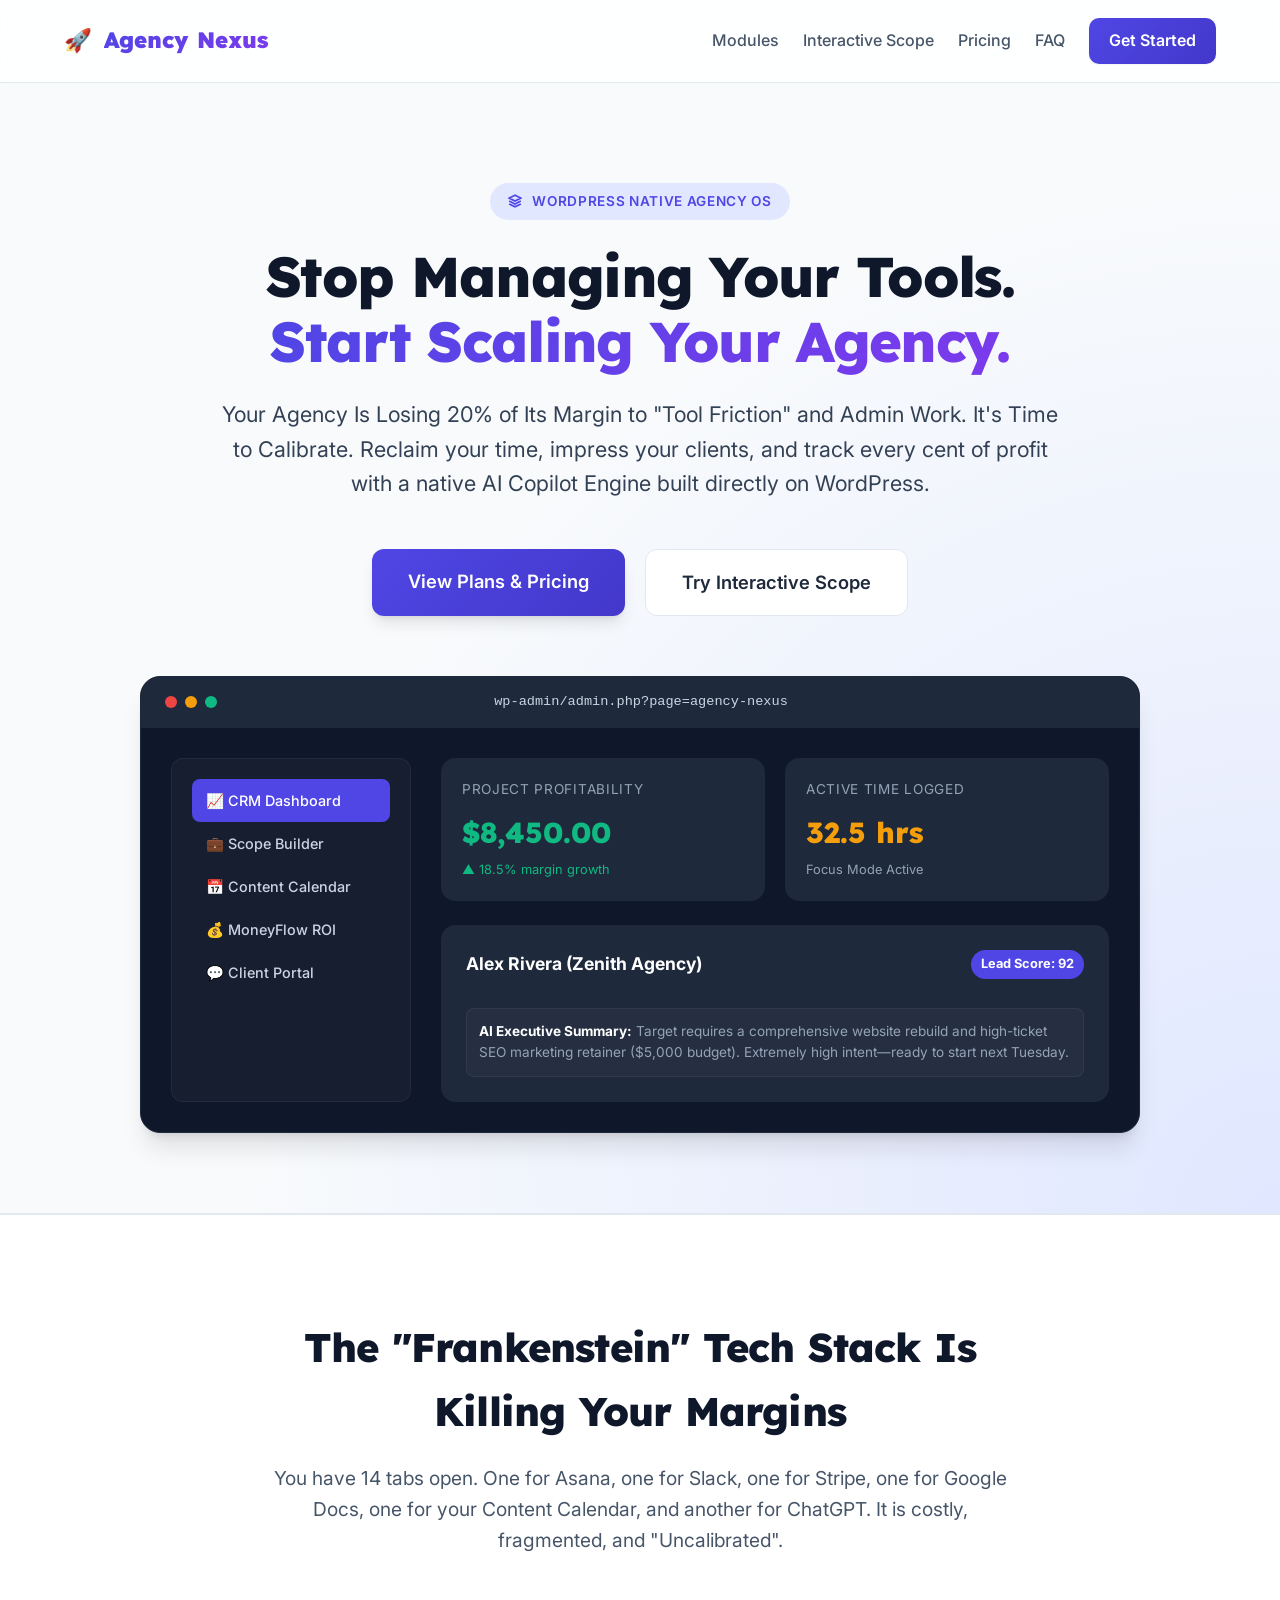
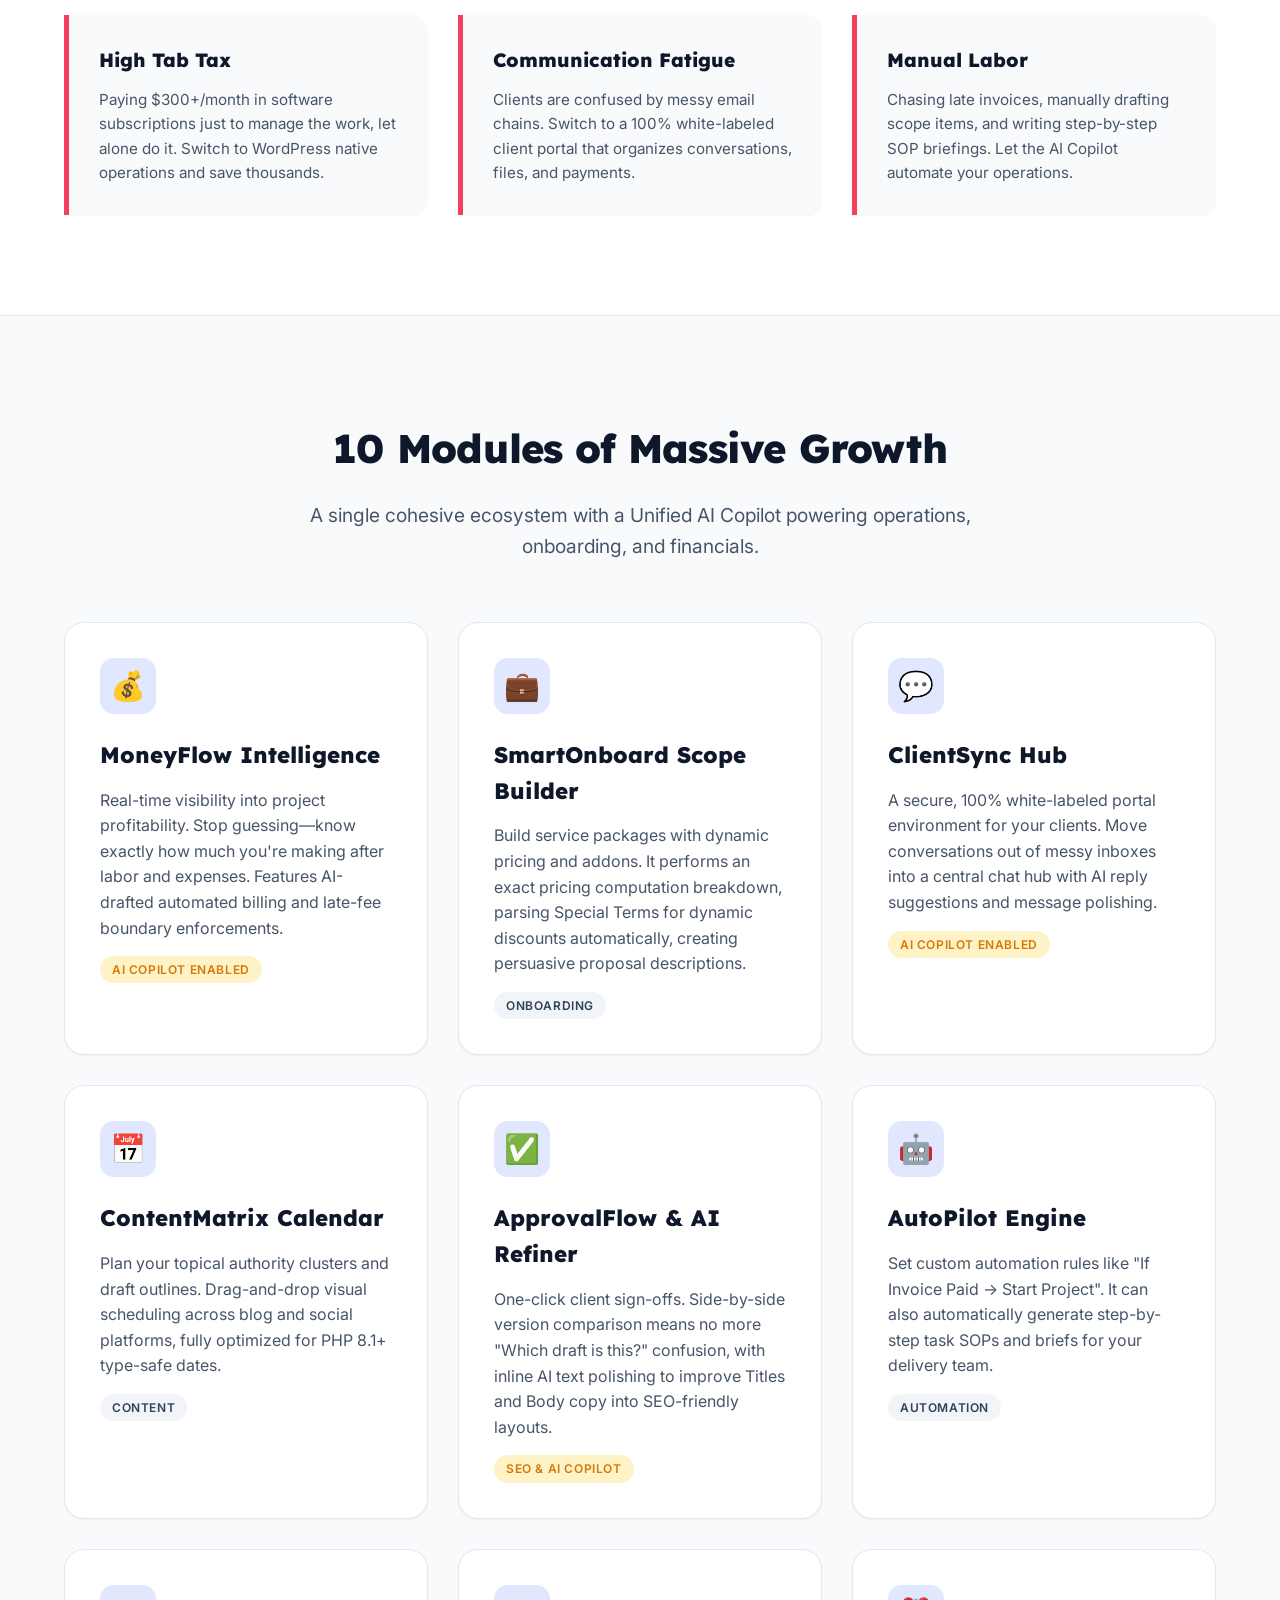
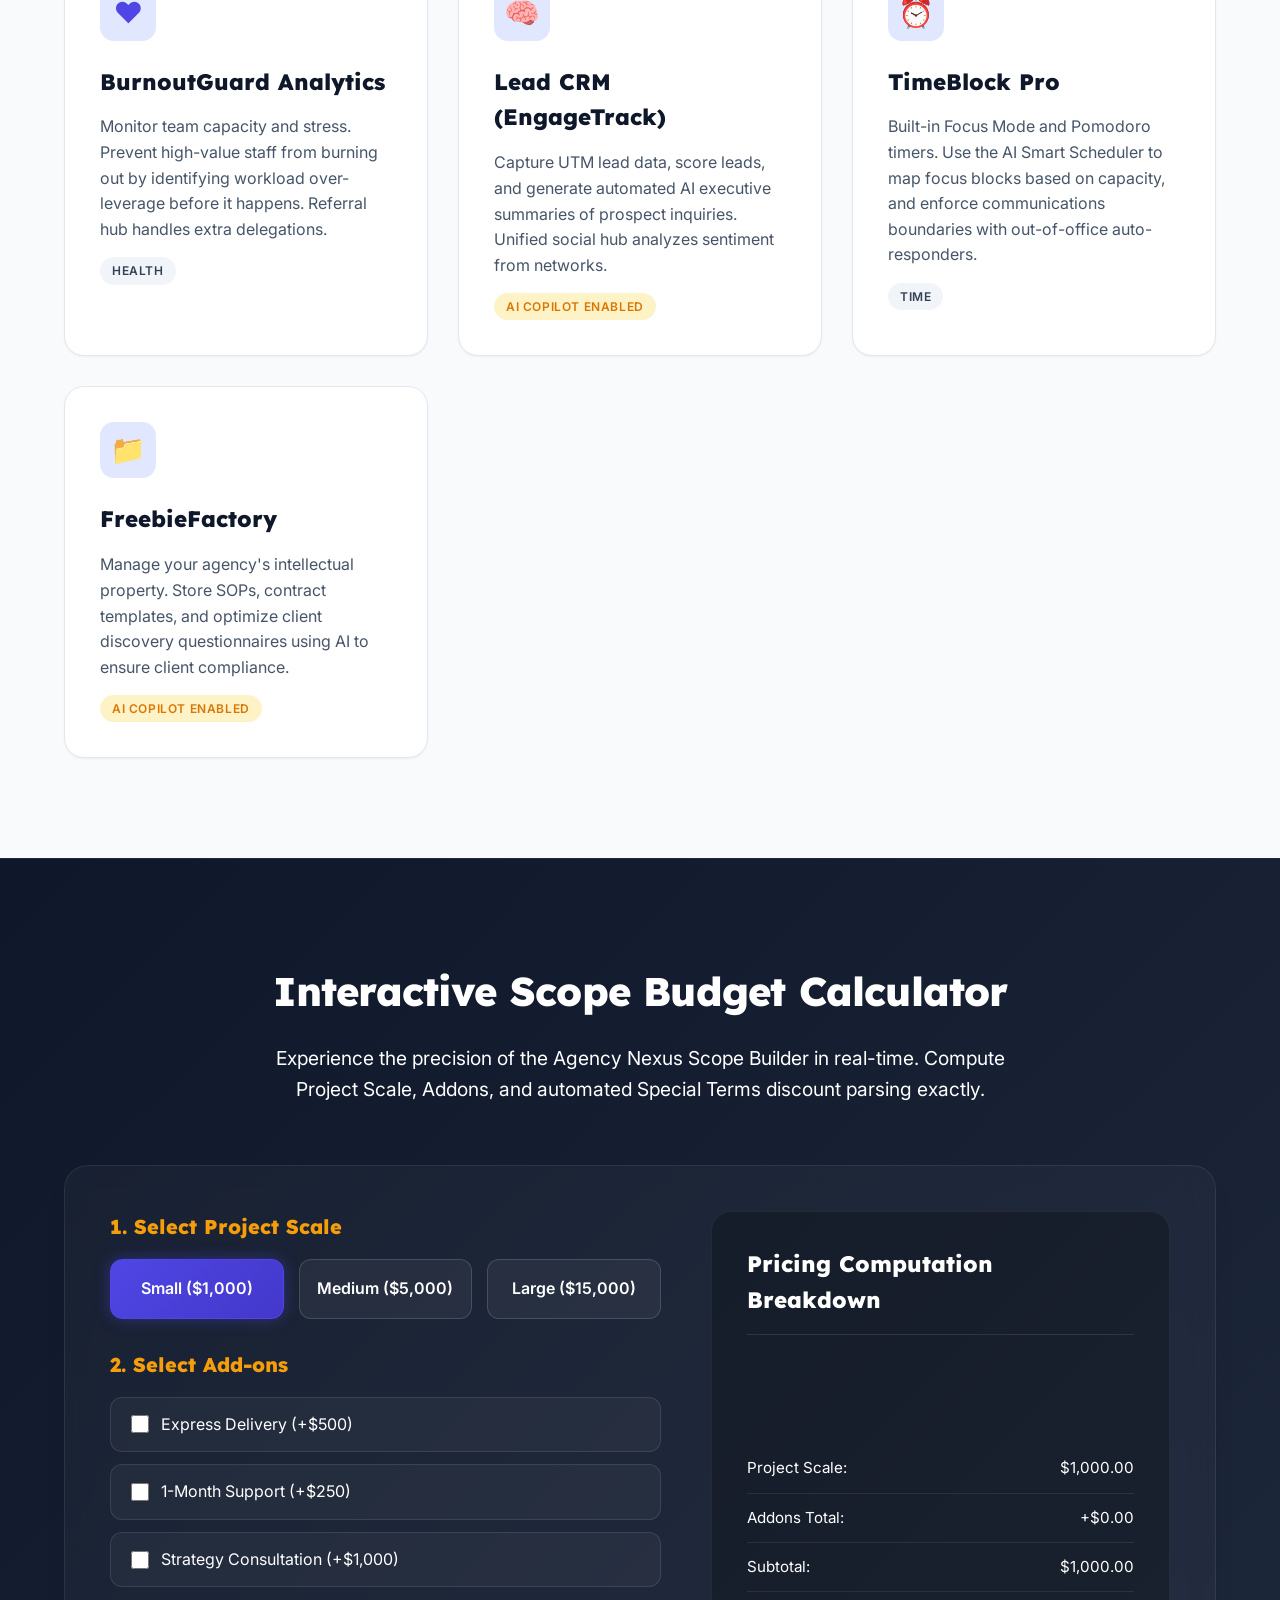
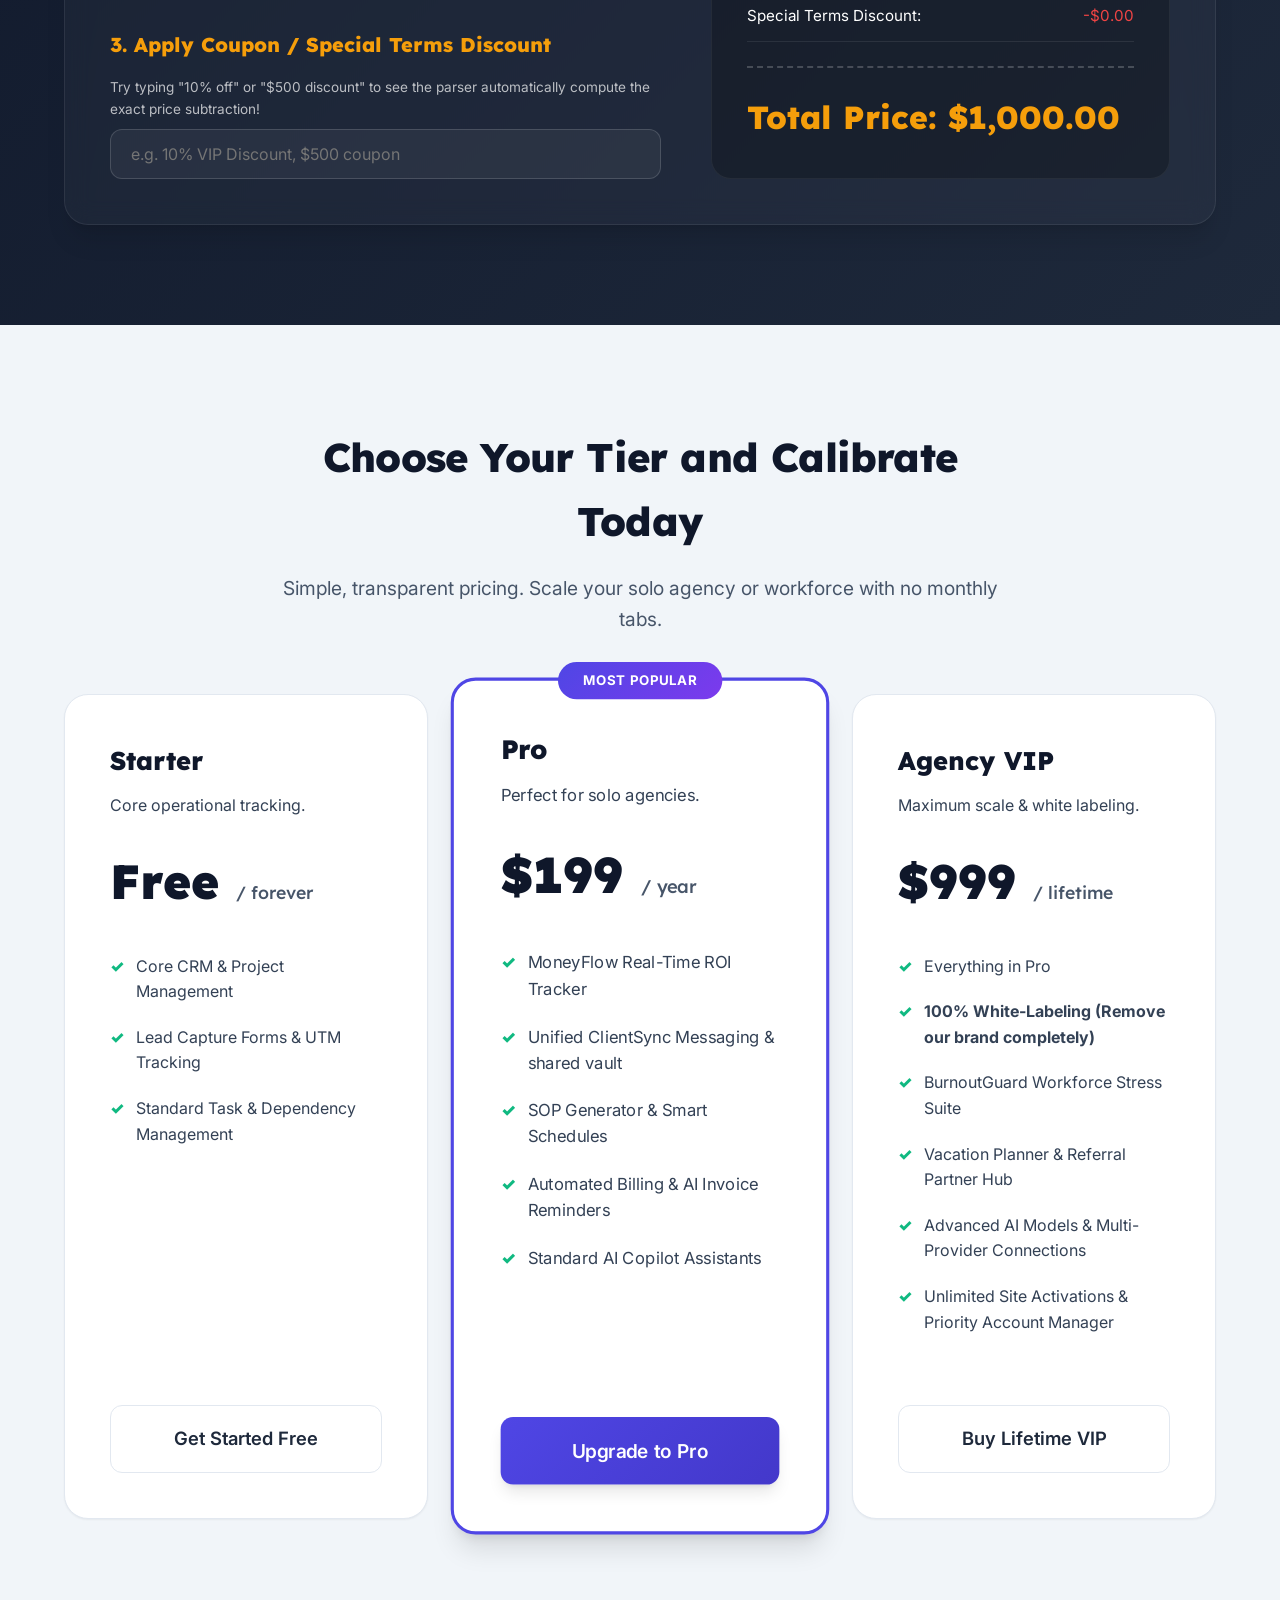
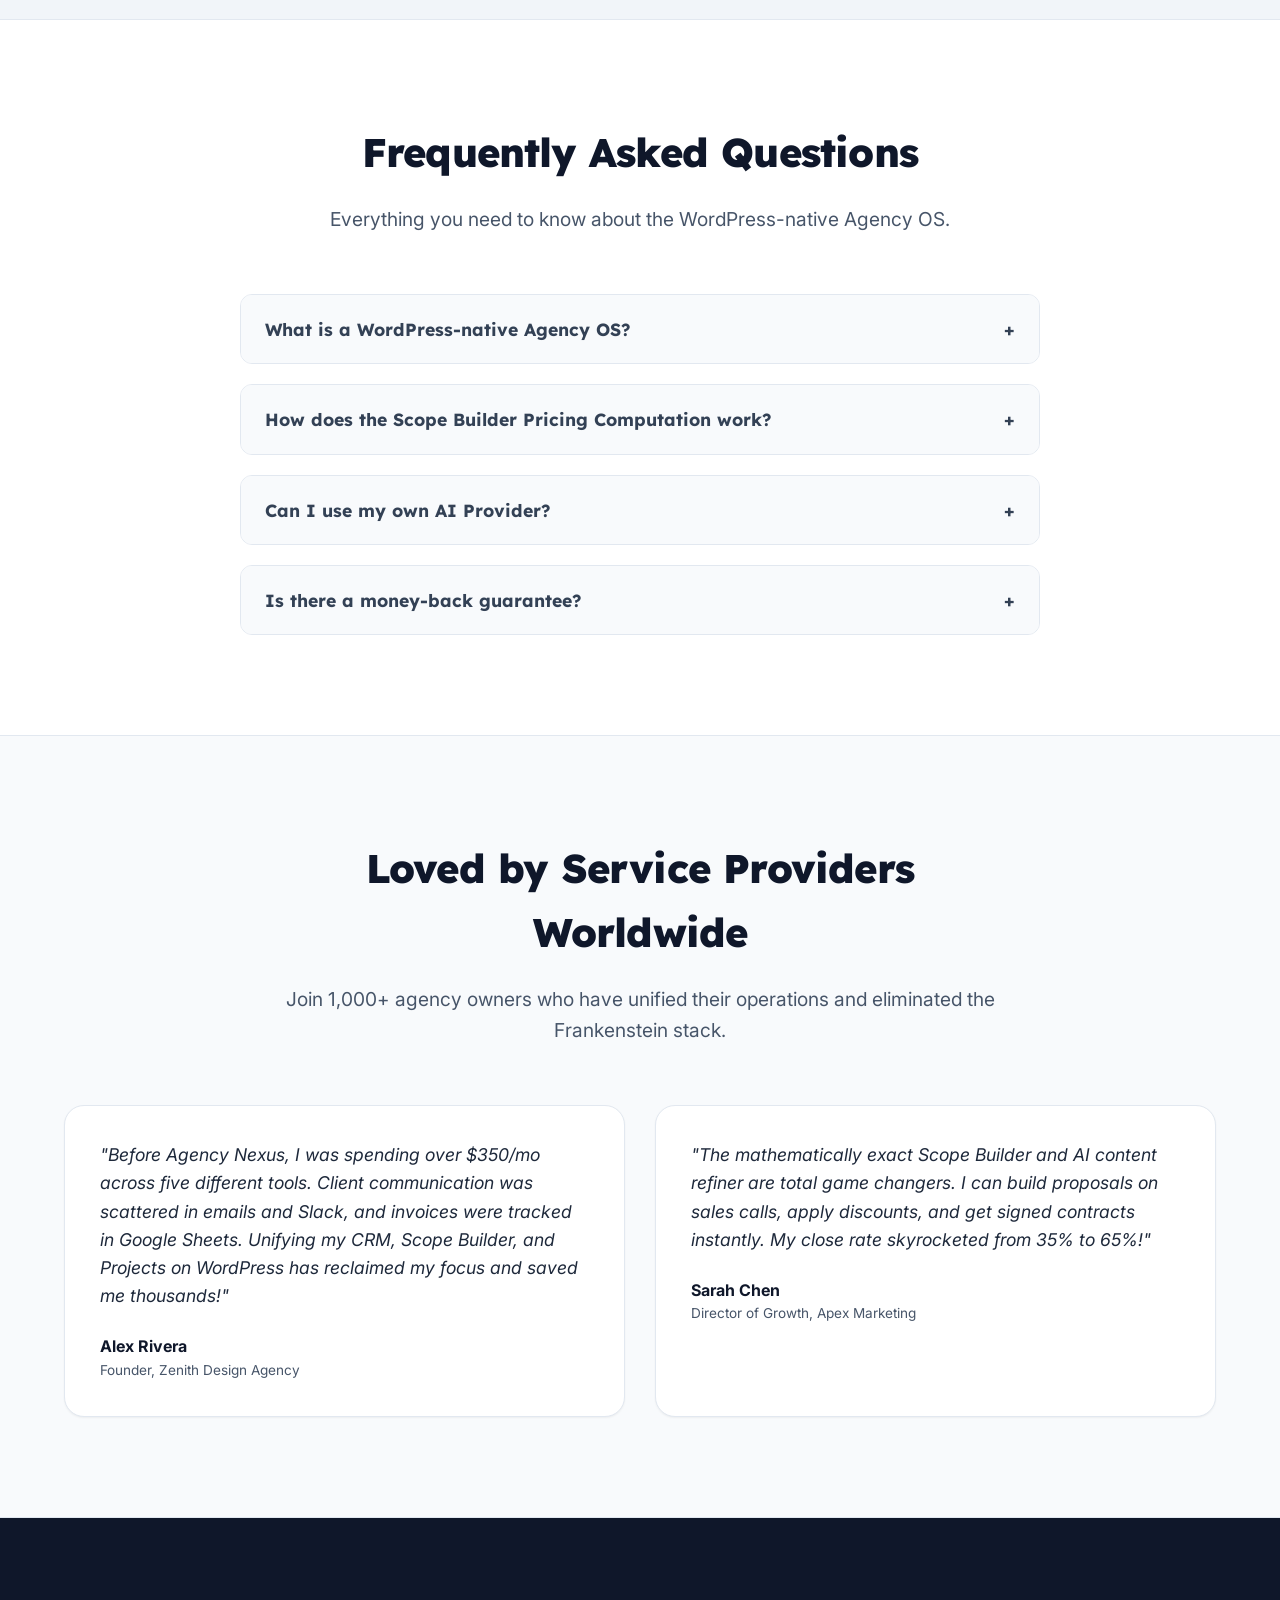
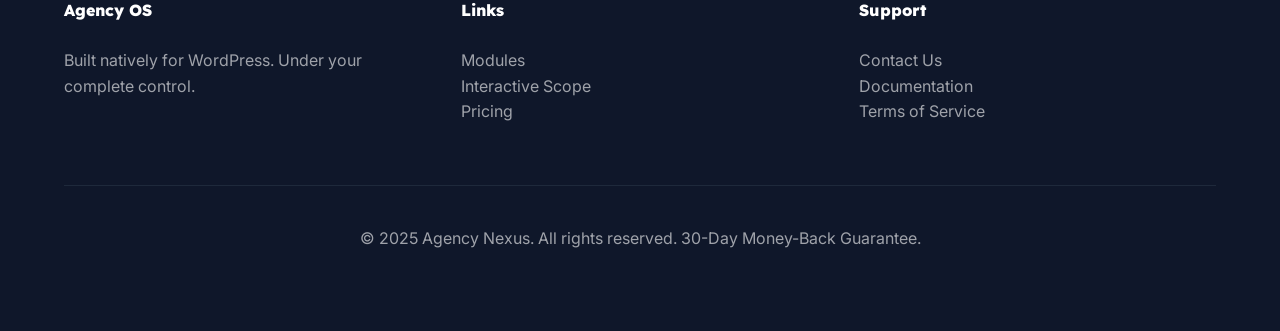
<file: sales-marketing/index.html>
<!DOCTYPE html>
<html lang="en">
<head>
    <meta charset="UTF-8">
    <meta name="viewport" content="width=device-width, initial-scale=1.0">
    <title>Agency Nexus - The Ultimate Agency OS for WordPress</title>
    <link href="https://fonts.googleapis.com/css2?family=Inter:wght@400;500;600;700&family=Lexend:wght@700;800;900&display=swap" rel="stylesheet">
    <style>
        :root {
            --slate-50: #f8fafc;
            --slate-100: #f1f5f9;
            --slate-200: #e2e8f0;
            --slate-300: #cbd5e1;
            --slate-600: #475569;
            --slate-700: #334155;
            --slate-800: #1e293b;
            --slate-900: #0f172a;
            --indigo-500: #6366f1;
            --indigo-600: #4f46e5;
            --indigo-700: #4338ca;
            --amber-500: #f59e0b;
            --amber-600: #d97706;
            --emerald-500: #10b981;
            --emerald-600: #059669;
            --rose-500: #f43f5e;
            --shadow-sm: 0 1px 2px 0 rgb(0 0 0 / 0.05);
            --shadow-md: 0 4px 6px -1px rgb(0 0 0 / 0.1), 0 2px 4px -2px rgb(0 0 0 / 0.1);
            --shadow-lg: 0 10px 15px -3px rgb(0 0 0 / 0.1), 0 4px 6px -4px rgb(0 0 0 / 0.1);
            --shadow-xl: 0 20px 25px -5px rgb(0 0 0 / 0.1), 0 8px 10px -6px rgb(0 0 0 / 0.1);
        }

        * {
            box-sizing: border-box;
            margin: 0;
            padding: 0;
        }

        html {
            scroll-behavior: smooth;
        }

        body {
            font-family: 'Inter', sans-serif;
            color: var(--slate-700);
            background-color: var(--slate-50);
            line-height: 1.6;
            -webkit-font-smoothing: antialiased;
        }

        h1, h2, h3, h4 {
            font-family: 'Lexend', sans-serif;
            color: var(--slate-900);
            font-weight: 800;
        }

        .container {
            max-width: 1200px;
            margin: 0 auto;
            padding: 0 24px;
        }

        /* HEADER */
        header {
            background-color: rgba(255, 255, 255, 0.85);
            backdrop-filter: blur(16px);
            border-bottom: 1px solid var(--slate-200);
            position: sticky;
            top: 0;
            z-index: 50;
            padding: 18px 0;
        }

        header .nav-container {
            display: flex;
            justify-content: space-between;
            align-items: center;
        }

        .logo {
            display: flex;
            align-items: center;
            gap: 12px;
            font-size: 1.4rem;
            color: var(--slate-900);
            text-decoration: none;
            font-family: 'Lexend', sans-serif;
            font-weight: 900;
        }

        .logo span {
            background: linear-gradient(135deg, var(--indigo-600), #7c3aed);
            -webkit-background-clip: text;
            -webkit-text-fill-color: transparent;
        }

        header nav {
            display: flex;
            align-items: center;
            gap: 24px;
        }

        header nav a {
            color: var(--slate-600);
            text-decoration: none;
            font-weight: 500;
            transition: color 0.2s;
        }

        header nav a:hover {
            color: var(--indigo-600);
        }

        .cta-header-btn {
            background: linear-gradient(135deg, var(--indigo-600), var(--indigo-700));
            color: white;
            padding: 10px 20px;
            border-radius: 10px;
            text-decoration: none;
            font-weight: 600;
            box-shadow: var(--shadow-sm);
            transition: transform 0.2s, box-shadow 0.2s;
        }

        .cta-header-btn:hover {
            transform: translateY(-1px);
            box-shadow: var(--shadow-md);
            color: white;
        }

        /* HERO SECTION */
        .hero {
            padding: 100px 0 80px 0;
            background: radial-gradient(circle at 100% 100%, #e0e7ff 0%, var(--slate-50) 60%);
            text-align: center;
            border-bottom: 1px solid var(--slate-200);
        }

        .badge-promo {
            display: inline-flex;
            align-items: center;
            gap: 8px;
            background-color: #e0e7ff;
            color: var(--indigo-600);
            font-size: 0.85rem;
            font-weight: 600;
            padding: 8px 18px;
            border-radius: 9999px;
            margin-bottom: 24px;
            letter-spacing: 0.05em;
            text-transform: uppercase;
        }

        .hero h1 {
            font-size: 3.5rem;
            line-height: 1.15;
            margin-bottom: 24px;
            letter-spacing: -0.03em;
            color: var(--slate-900);
        }

        @media (max-width: 768px) {
            .hero h1 {
                font-size: 2.5rem;
            }
        }

        .hero h1 span {
            background: linear-gradient(135deg, var(--indigo-600), #7c3aed);
            -webkit-background-clip: text;
            -webkit-text-fill-color: transparent;
        }

        .hero p {
            font-size: 1.35rem;
            color: var(--slate-700);
            max-width: 840px;
            margin: 0 auto 48px auto;
            font-weight: 400;
        }

        .cta-group {
            display: flex;
            gap: 20px;
            justify-content: center;
            flex-wrap: wrap;
        }

        .btn-primary {
            background: linear-gradient(135deg, var(--indigo-600), var(--indigo-700));
            color: white;
            padding: 18px 36px;
            border-radius: 12px;
            font-size: 1.15rem;
            font-weight: 600;
            text-decoration: none;
            box-shadow: var(--shadow-lg);
            transition: transform 0.2s, box-shadow 0.2s;
        }

        .btn-primary:hover {
            transform: translateY(-2px);
            box-shadow: var(--shadow-xl);
        }

        .btn-secondary {
            background: white;
            color: var(--slate-800);
            border: 1px solid var(--slate-200);
            padding: 18px 36px;
            border-radius: 12px;
            font-size: 1.15rem;
            font-weight: 600;
            text-decoration: none;
            transition: background-color 0.2s, border-color 0.2s;
        }

        .btn-secondary:hover {
            background-color: var(--slate-100);
            border-color: var(--slate-700);
        }

        /* DASHBOARD MOCKUP */
        .dashboard-mockup {
            max-width: 1000px;
            margin: 60px auto 0 auto;
            background: var(--slate-900);
            border-radius: 20px;
            border: 1px solid var(--slate-800);
            box-shadow: var(--shadow-xl);
            overflow: hidden;
            text-align: left;
        }

        .mock-header {
            background: #1e293b;
            padding: 14px 24px;
            display: flex;
            justify-content: space-between;
            align-items: center;
            border-bottom: 1px solid var(--slate-800);
        }

        .mock-dots {
            display: flex;
            gap: 8px;
        }

        .mock-dot {
            width: 12px;
            height: 12px;
            border-radius: 50%;
        }

        .dot-red { background: #ef4444; }
        .dot-yellow { background: #f59e0b; }
        .dot-green { background: #10b981; }

        .mock-title {
            color: var(--slate-300);
            font-size: 0.85rem;
            font-family: monospace;
        }

        .mock-body {
            padding: 30px;
            display: grid;
            grid-template-columns: 240px 1fr;
            gap: 30px;
        }

        @media (max-width: 768px) {
            .mock-body {
                grid-template-columns: 1fr;
            }
            .mock-sidebar {
                display: none;
            }
        }

        .mock-sidebar {
            background: rgba(255, 255, 255, 0.03);
            border-radius: 12px;
            padding: 20px;
            border: 1px solid rgba(255, 255, 255, 0.05);
        }

        .sidebar-item {
            color: var(--slate-300);
            padding: 10px 14px;
            border-radius: 8px;
            font-size: 0.9rem;
            font-weight: 500;
            display: flex;
            align-items: center;
            gap: 12px;
            cursor: pointer;
            transition: background 0.2s;
        }

        .sidebar-item.active {
            background: var(--indigo-600);
            color: white;
        }

        .sidebar-item:not(.active):hover {
            background: rgba(255, 255, 255, 0.05);
        }

        .mock-content {
            display: flex;
            flex-direction: column;
            gap: 24px;
        }

        .mock-widget-grid {
            display: grid;
            grid-template-columns: 1fr 1fr;
            gap: 20px;
        }

        @media (max-width: 600px) {
            .mock-widget-grid {
                grid-template-columns: 1fr;
            }
        }

        .mock-widget {
            background: #1e293b;
            border: 1px solid var(--slate-800);
            border-radius: 14px;
            padding: 20px;
        }

        .widget-title {
            font-size: 0.85rem;
            color: #94a3b8;
            text-transform: uppercase;
            letter-spacing: 0.05em;
            margin-bottom: 8px;
        }

        .widget-value {
            font-size: 1.8rem;
            font-weight: 800;
            color: white;
            font-family: 'Lexend', sans-serif;
        }

        .widget-meta {
            font-size: 0.8rem;
            color: var(--emerald-500);
            margin-top: 5px;
            display: flex;
            align-items: center;
            gap: 5px;
        }

        .mock-lead-card {
            background: #1e293b;
            border: 1px solid var(--slate-800);
            border-radius: 14px;
            padding: 24px;
        }

        .lead-header {
            display: flex;
            justify-content: space-between;
            align-items: center;
            border-bottom: 1px solid var(--slate-800);
            padding-bottom: 14px;
            margin-bottom: 14px;
        }

        .lead-name {
            font-weight: 700;
            color: white;
            font-size: 1.1rem;
        }

        .lead-score {
            background: var(--indigo-600);
            color: white;
            font-size: 0.8rem;
            font-weight: 700;
            padding: 4px 10px;
            border-radius: 999px;
        }

        .lead-summary-box {
            background: rgba(255, 255, 255, 0.03);
            border: 1px solid rgba(255, 255, 255, 0.05);
            border-radius: 8px;
            padding: 12px;
            font-size: 0.85rem;
            color: #94a3b8;
        }

        .lead-summary-box strong {
            color: white;
        }

        /* PROBLEM SECTION */
        .problem-section {
            padding: 100px 0;
            background-color: white;
            border-top: 1px solid var(--slate-200);
            border-bottom: 1px solid var(--slate-200);
        }

        .section-header {
            text-align: center;
            max-width: 760px;
            margin: 0 auto 60px auto;
        }

        .section-header h2 {
            font-size: 2.5rem;
            margin-bottom: 20px;
            letter-spacing: -0.02em;
        }

        .section-header p {
            font-size: 1.2rem;
            color: var(--slate-600);
        }

        .problem-grid {
            display: grid;
            grid-template-columns: repeat(auto-fit, minmax(300px, 1fr));
            gap: 30px;
        }

        .problem-card {
            background-color: var(--slate-50);
            border-left: 5px solid var(--rose-500);
            padding: 30px;
            border-radius: 0 16px 16px 0;
            box-shadow: var(--shadow-sm);
        }

        .problem-card h4 {
            font-size: 1.2rem;
            color: var(--slate-900);
            margin-bottom: 12px;
        }

        .problem-card p {
            color: var(--slate-600);
            font-size: 0.95rem;
        }

        /* FEATURES SECTION */
        .features-section {
            padding: 100px 0;
        }

        .features-grid {
            display: grid;
            grid-template-columns: repeat(auto-fit, minmax(340px, 1fr));
            gap: 30px;
        }

        .feature-card {
            background-color: white;
            border: 1px solid var(--slate-200);
            border-radius: 20px;
            padding: 35px;
            box-shadow: var(--shadow-sm);
            transition: transform 0.2s, box-shadow 0.2s, border-color 0.2s;
        }

        .feature-card:hover {
            transform: translateY(-4px);
            box-shadow: var(--shadow-lg);
            border-color: var(--indigo-600);
        }

        .feature-icon {
            display: inline-flex;
            align-items: center;
            justify-content: center;
            width: 56px;
            height: 56px;
            background-color: #e0e7ff;
            color: var(--indigo-600);
            border-radius: 14px;
            font-size: 1.8rem;
            margin-bottom: 24px;
        }

        .feature-card h3 {
            font-size: 1.4rem;
            margin-bottom: 14px;
        }

        .feature-card p {
            color: var(--slate-600);
            font-size: 1rem;
            margin-bottom: 15px;
        }

        .feature-tag {
            display: inline-block;
            background-color: var(--slate-100);
            color: var(--slate-700);
            font-size: 0.75rem;
            font-weight: 600;
            padding: 4px 12px;
            border-radius: 9999px;
            text-transform: uppercase;
            letter-spacing: 0.05em;
        }

        .feature-tag-ai {
            background-color: #fef3c7;
            color: var(--amber-600);
        }

        /* INTERACTIVE SCOPE CALCULATOR */
        .calculator-section {
            padding: 100px 0;
            background: linear-gradient(135deg, var(--slate-900), var(--slate-800));
            color: white;
            border-top: 1px solid var(--slate-800);
        }

        .calculator-section h2, .calculator-section p, .calculator-section h3 {
            color: white;
        }

        .calculator-wrapper {
            background-color: rgba(255, 255, 255, 0.03);
            backdrop-filter: blur(12px);
            border: 1px solid rgba(255, 255, 255, 0.08);
            border-radius: 24px;
            padding: 45px;
            margin-top: 50px;
            display: grid;
            grid-template-columns: 1.2fr 1fr;
            gap: 50px;
            box-shadow: var(--shadow-xl);
        }

        @media (max-width: 860px) {
            .calculator-wrapper {
                grid-template-columns: 1fr;
                padding: 30px;
            }
        }

        .calc-form {
            display: flex;
            flex-direction: column;
            gap: 30px;
        }

        .calc-group h4 {
            font-family: 'Lexend', sans-serif;
            font-size: 1.25rem;
            margin-bottom: 16px;
            color: var(--amber-500);
        }

        .calc-options-grid {
            display: grid;
            grid-template-columns: repeat(3, 1fr);
            gap: 15px;
        }

        .calc-radio {
            position: relative;
        }

        .calc-radio input {
            position: absolute;
            opacity: 0;
            cursor: pointer;
        }

        .calc-radio-label {
            display: block;
            background-color: rgba(255, 255, 255, 0.05);
            border: 1px solid rgba(255, 255, 255, 0.15);
            border-radius: 12px;
            padding: 16px;
            text-align: center;
            cursor: pointer;
            transition: all 0.2s;
            font-weight: 600;
        }

        .calc-radio input:checked + .calc-radio-label {
            background: linear-gradient(135deg, var(--indigo-600), var(--indigo-700));
            border-color: var(--indigo-600);
            box-shadow: 0 0 15px rgba(79, 70, 229, 0.4);
        }

        .calc-checkbox {
            display: flex;
            align-items: center;
            gap: 12px;
            background-color: rgba(255, 255, 255, 0.04);
            border: 1px solid rgba(255, 255, 255, 0.1);
            padding: 14px 20px;
            border-radius: 12px;
            margin-bottom: 12px;
            cursor: pointer;
            user-select: none;
            transition: background 0.2s;
        }

        .calc-checkbox:hover {
            background-color: rgba(255, 255, 255, 0.08);
        }

        .calc-checkbox input {
            width: 18px;
            height: 18px;
            accent-color: var(--indigo-600);
            cursor: pointer;
        }

        .calc-input {
            width: 100%;
            background-color: rgba(255, 255, 255, 0.05);
            border: 1px solid rgba(255, 255, 255, 0.15);
            color: white;
            padding: 14px 20px;
            border-radius: 12px;
            font-family: 'Inter', sans-serif;
            font-size: 1rem;
            transition: border-color 0.2s, background-color 0.2s;
        }

        .calc-input:focus {
            outline: none;
            border-color: var(--indigo-500);
            background-color: rgba(255, 255, 255, 0.08);
        }

        .calc-result-panel {
            background-color: rgba(0, 0, 0, 0.25);
            border-radius: 20px;
            padding: 35px;
            display: flex;
            flex-direction: column;
            justify-content: space-between;
            border: 1px solid rgba(255, 255, 255, 0.06);
        }

        .calc-result-panel h3 {
            font-size: 1.4rem;
            border-bottom: 1px solid rgba(255, 255, 255, 0.1);
            padding-bottom: 15px;
            margin-bottom: 20px;
        }

        .calc-breakdown-row {
            display: flex;
            justify-content: space-between;
            padding: 12px 0;
            border-bottom: 1px solid rgba(255, 255, 255, 0.08);
            font-size: 0.95rem;
        }

        .calc-breakdown-row:last-of-type {
            border-bottom: none;
        }

        .calc-breakdown-total {
            font-size: 2rem;
            color: var(--amber-500);
            font-weight: 800;
            margin-top: 24px;
            padding-top: 24px;
            border-top: 2px dashed rgba(255, 255, 255, 0.2);
            font-family: 'Lexend', sans-serif;
        }

        /* PRICING SECTION */
        .pricing-section {
            padding: 100px 0;
            background-color: var(--slate-100);
            border-bottom: 1px solid var(--slate-200);
        }

        .pricing-grid {
            display: grid;
            grid-template-columns: repeat(auto-fit, minmax(320px, 1fr));
            gap: 30px;
            align-items: stretch;
            margin-top: 50px;
        }

        .pricing-card {
            background-color: white;
            border: 1px solid var(--slate-200);
            border-radius: 24px;
            padding: 45px;
            position: relative;
            display: flex;
            flex-direction: column;
            justify-content: space-between;
            box-shadow: var(--shadow-sm);
            transition: transform 0.2s, box-shadow 0.2s;
        }

        .pricing-card.popular {
            border: 3px solid var(--indigo-600);
            transform: scale(1.04);
            box-shadow: var(--shadow-xl);
            z-index: 10;
        }

        @media (max-width: 900px) {
            .pricing-card.popular {
                transform: none;
            }
        }

        .popular-badge {
            position: absolute;
            top: -18px;
            left: 50%;
            transform: translateX(-50%);
            background: linear-gradient(135deg, var(--indigo-600), #7c3aed);
            color: white;
            font-size: 0.8rem;
            font-weight: 700;
            padding: 8px 24px;
            border-radius: 9999px;
            text-transform: uppercase;
            letter-spacing: 0.05em;
        }

        .pricing-header h3 {
            font-size: 1.6rem;
            margin-bottom: 12px;
        }

        .pricing-price {
            font-size: 3rem;
            font-weight: 900;
            color: var(--slate-900);
            margin: 24px 0;
            font-family: 'Lexend', sans-serif;
        }

        .pricing-price span {
            font-size: 1.1rem;
            font-weight: 500;
            color: var(--slate-600);
        }

        .pricing-features {
            list-style: none;
            margin-bottom: 40px;
            flex-grow: 1;
        }

        .pricing-features li {
            padding: 10px 0;
            display: flex;
            align-items: flex-start;
            gap: 12px;
            font-size: 1rem;
        }

        .pricing-features li::before {
            content: '✓';
            color: var(--emerald-500);
            font-weight: 900;
        }

        /* FAQS */
        .faqs-section {
            padding: 100px 0;
            background: white;
        }

        .faq-accordion {
            max-width: 800px;
            margin: 50px auto 0 auto;
            display: flex;
            flex-direction: column;
            gap: 20px;
        }

        .faq-item {
            border: 1px solid var(--slate-200);
            border-radius: 12px;
            overflow: hidden;
            transition: border-color 0.2s;
        }

        .faq-item:hover {
            border-color: var(--indigo-500);
        }

        .faq-question {
            background-color: var(--slate-50);
            padding: 20px 24px;
            font-family: 'Lexend', sans-serif;
            font-size: 1.1rem;
            font-weight: 700;
            cursor: pointer;
            user-select: none;
            display: flex;
            justify-content: space-between;
            align-items: center;
        }

        .faq-answer {
            padding: 20px 24px;
            border-top: 1px solid var(--slate-200);
            color: var(--slate-600);
            font-size: 1rem;
            display: none;
        }

        /* TESTIMONIALS */
        .testimonials {
            padding: 100px 0;
            background-color: var(--slate-50);
            border-top: 1px solid var(--slate-200);
            border-bottom: 1px solid var(--slate-200);
        }

        .testimonials-grid {
            display: grid;
            grid-template-columns: repeat(auto-fit, minmax(320px, 1fr));
            gap: 30px;
            margin-top: 40px;
        }

        .testimonial-card {
            background-color: white;
            border: 1px solid var(--slate-200);
            border-radius: 20px;
            padding: 35px;
            box-shadow: var(--shadow-sm);
        }

        .testimonial-text {
            font-style: italic;
            margin-bottom: 24px;
            font-size: 1.1rem;
            color: var(--slate-800);
        }

        .testimonial-author {
            font-weight: 700;
            color: var(--slate-900);
        }

        .testimonial-title {
            font-size: 0.85rem;
            color: var(--slate-600);
        }

        /* FOOTER */
        footer {
            background-color: var(--slate-900);
            color: rgba(255, 255, 255, 0.6);
            padding: 80px 0;
        }

        footer h4 {
            color: white;
            margin-bottom: 24px;
        }

        footer a {
            color: rgba(255, 255, 255, 0.6);
            text-decoration: none;
            transition: color 0.2s;
        }

        footer a:hover {
            color: white;
        }

        footer .footer-grid {
            display: grid;
            grid-template-columns: repeat(auto-fit, minmax(220px, 1fr));
            gap: 40px;
            margin-bottom: 60px;
        }

        footer .footer-bottom {
            text-align: center;
            border-top: 1px solid var(--slate-800);
            padding-top: 40px;
        }
    </style>
</head>
<body>

    <!-- HEADER -->
    <header>
        <div class="container nav-container">
            <a href="#" class="logo">🚀 <span>Agency Nexus</span></a>
            <nav>
                <a href="#features">Modules</a>
                <a href="#calculator">Interactive Scope</a>
                <a href="#pricing">Pricing</a>
                <a href="#faqs">FAQ</a>
                <a href="#pricing" class="cta-header-btn">Get Started</a>
            </nav>
        </div>
    </header>

    <!-- HERO -->
    <section class="hero">
        <div class="container">
            <span class="badge-promo">
                <svg width="14" height="14" viewBox="0 0 24 24" fill="none" stroke="currentColor" stroke-width="3" style="margin-right:2px;"><path d="M12 2L2 7l10 5 10-5-10-5zM2 17l10 5 10-5M2 12l10 5 10-5"/></svg>
                WordPress Native Agency OS
            </span>
            <h1>Stop Managing Your Tools.<br><span>Start Scaling Your Agency.</span></h1>
            <p>Your Agency Is Losing 20% of Its Margin to "Tool Friction" and Admin Work. It's Time to Calibrate. Reclaim your time, impress your clients, and track every cent of profit with a native AI Copilot Engine built directly on WordPress.</p>
            <div class="cta-group">
                <a href="#pricing" class="btn-primary">View Plans & Pricing</a>
                <a href="#calculator" class="btn-secondary">Try Interactive Scope</a>
            </div>

            <!-- DASHBOARD MOCKUP -->
            <div class="dashboard-mockup">
                <div class="mock-header">
                    <div class="mock-dots">
                        <span class="mock-dot dot-red"></span>
                        <span class="mock-dot dot-yellow"></span>
                        <span class="mock-dot dot-green"></span>
                    </div>
                    <div class="mock-title">wp-admin/admin.php?page=agency-nexus</div>
                    <div style="width:50px;"></div>
                </div>
                <div class="mock-body">
                    <div class="mock-sidebar">
                        <div class="sidebar-item active">📈 CRM Dashboard</div>
                        <div class="sidebar-item">💼 Scope Builder</div>
                        <div class="sidebar-item">📅 Content Calendar</div>
                        <div class="sidebar-item">💰 MoneyFlow ROI</div>
                        <div class="sidebar-item">💬 Client Portal</div>
                    </div>
                    <div class="mock-content">
                        <div class="mock-widget-grid">
                            <div class="mock-widget">
                                <div class="widget-title">Project Profitability</div>
                                <div class="widget-value" style="color:var(--emerald-500);">$8,450.00</div>
                                <div class="widget-meta">
                                    <span>▲ 18.5% margin growth</span>
                                </div>
                            </div>
                            <div class="mock-widget">
                                <div class="widget-title">Active Time Logged</div>
                                <div class="widget-value" style="color:var(--amber-500);">32.5 hrs</div>
                                <div class="widget-meta" style="color:#94a3b8;">
                                    <span>Focus Mode Active</span>
                                </div>
                            </div>
                        </div>
                        <div class="mock-lead-card">
                            <div class="lead-header">
                                <span class="lead-name">Alex Rivera (Zenith Agency)</span>
                                <span class="lead-score">Lead Score: 92</span>
                            </div>
                            <div class="lead-summary-box">
                                <strong>AI Executive Summary:</strong> Target requires a comprehensive website rebuild and high-ticket SEO marketing retainer ($5,000 budget). Extremely high intent—ready to start next Tuesday.
                            </div>
                        </div>
                    </div>
                </div>
            </div>

        </div>
    </section>

    <!-- PROBLEM -->
    <section class="problem-section">
        <div class="container">
            <div class="section-header">
                <h2>The "Frankenstein" Tech Stack Is Killing Your Margins</h2>
                <p>You have 14 tabs open. One for Asana, one for Slack, one for Stripe, one for Google Docs, one for your Content Calendar, and another for ChatGPT. It is costly, fragmented, and "Uncalibrated".</p>
            </div>
            <div class="problem-grid">
                <div class="problem-card">
                    <h4>High Tab Tax</h4>
                    <p>Paying $300+/month in software subscriptions just to manage the work, let alone do it. Switch to WordPress native operations and save thousands.</p>
                </div>
                <div class="problem-card">
                    <h4>Communication Fatigue</h4>
                    <p>Clients are confused by messy email chains. Switch to a 100% white-labeled client portal that organizes conversations, files, and payments.</p>
                </div>
                <div class="problem-card">
                    <h4>Manual Labor</h4>
                    <p>Chasing late invoices, manually drafting scope items, and writing step-by-step SOP briefings. Let the AI Copilot automate your operations.</p>
                </div>
            </div>
        </div>
    </section>

    <!-- FEATURES -->
    <section id="features" class="features-section">
        <div class="container">
            <div class="section-header">
                <h2>10 Modules of Massive Growth</h2>
                <p>A single cohesive ecosystem with a Unified AI Copilot powering operations, onboarding, and financials.</p>
            </div>
            <div class="features-grid">
                <div class="feature-card">
                    <div class="feature-icon">💰</div>
                    <h3>MoneyFlow Intelligence</h3>
                    <p>Real-time visibility into project profitability. Stop guessing—know exactly how much you're making after labor and expenses. Features AI-drafted automated billing and late-fee boundary enforcements.</p>
                    <span class="feature-tag feature-tag-ai">AI CoPilot Enabled</span>
                </div>
                <div class="feature-card">
                    <div class="feature-icon">💼</div>
                    <h3>SmartOnboard Scope Builder</h3>
                    <p>Build service packages with dynamic pricing and addons. It performs an exact pricing computation breakdown, parsing Special Terms for dynamic discounts automatically, creating persuasive proposal descriptions.</p>
                    <span class="feature-tag">Onboarding</span>
                </div>
                <div class="feature-card">
                    <div class="feature-icon">💬</div>
                    <h3>ClientSync Hub</h3>
                    <p>A secure, 100% white-labeled portal environment for your clients. Move conversations out of messy inboxes into a central chat hub with AI reply suggestions and message polishing.</p>
                    <span class="feature-tag feature-tag-ai">AI CoPilot Enabled</span>
                </div>
                <div class="feature-card">
                    <div class="feature-icon">📅</div>
                    <h3>ContentMatrix Calendar</h3>
                    <p>Plan your topical authority clusters and draft outlines. Drag-and-drop visual scheduling across blog and social platforms, fully optimized for PHP 8.1+ type-safe dates.</p>
                    <span class="feature-tag">Content</span>
                </div>
                <div class="feature-card">
                    <div class="feature-icon">✅</div>
                    <h3>ApprovalFlow & AI Refiner</h3>
                    <p>One-click client sign-offs. Side-by-side version comparison means no more "Which draft is this?" confusion, with inline AI text polishing to improve Titles and Body copy into SEO-friendly layouts.</p>
                    <span class="feature-tag feature-tag-ai">SEO & AI CoPilot</span>
                </div>
                <div class="feature-card">
                    <div class="feature-icon">🤖</div>
                    <h3>AutoPilot Engine</h3>
                    <p>Set custom automation rules like "If Invoice Paid -> Start Project". It can also automatically generate step-by-step task SOPs and briefs for your delivery team.</p>
                    <span class="feature-tag">Automation</span>
                </div>
                <div class="feature-card">
                    <div class="feature-icon">❤️</div>
                    <h3>BurnoutGuard Analytics</h3>
                    <p>Monitor team capacity and stress. Prevent high-value staff from burning out by identifying workload over-leverage before it happens. Referral hub handles extra delegations.</p>
                    <span class="feature-tag">Health</span>
                </div>
                <div class="feature-card">
                    <div class="feature-icon">🧠</div>
                    <h3>Lead CRM (EngageTrack)</h3>
                    <p>Capture UTM lead data, score leads, and generate automated AI executive summaries of prospect inquiries. Unified social hub analyzes sentiment from networks.</p>
                    <span class="feature-tag feature-tag-ai">AI CoPilot Enabled</span>
                </div>
                <div class="feature-card">
                    <div class="feature-icon">⏰</div>
                    <h3>TimeBlock Pro</h3>
                    <p>Built-in Focus Mode and Pomodoro timers. Use the AI Smart Scheduler to map focus blocks based on capacity, and enforce communications boundaries with out-of-office auto-responders.</p>
                    <span class="feature-tag">Time</span>
                </div>
                <div class="feature-card">
                    <div class="feature-icon">📁</div>
                    <h3>FreebieFactory</h3>
                    <p>Manage your agency's intellectual property. Store SOPs, contract templates, and optimize client discovery questionnaires using AI to ensure client compliance.</p>
                    <span class="feature-tag feature-tag-ai">AI CoPilot Enabled</span>
                </div>
            </div>
        </div>
    </section>

    <!-- CALCULATOR -->
    <section id="calculator" class="calculator-section">
        <div class="container">
            <div class="section-header">
                <h2>Interactive Scope Budget Calculator</h2>
                <p>Experience the precision of the Agency Nexus Scope Builder in real-time. Compute Project Scale, Addons, and automated Special Terms discount parsing exactly.</p>
            </div>
            <div class="calculator-wrapper">
                <div class="calc-form">
                    <div class="calc-group">
                        <h4>1. Select Project Scale</h4>
                        <div class="calc-options-grid">
                            <label class="calc-radio">
                                <input type="radio" name="calc-scale" value="small" data-price="1000" checked>
                                <span class="calc-radio-label">Small ($1,000)</span>
                            </label>
                            <label class="calc-radio">
                                <input type="radio" name="calc-scale" value="medium" data-price="5000">
                                <span class="calc-radio-label">Medium ($5,000)</span>
                            </label>
                            <label class="calc-radio">
                                <input type="radio" name="calc-scale" value="large" data-price="15000">
                                <span class="calc-radio-label">Large ($15,000)</span>
                            </label>
                        </div>
                    </div>

                    <div class="calc-group">
                        <h4>2. Select Add-ons</h4>
                        <label class="calc-checkbox">
                            <input type="checkbox" class="calc-addon" data-price="500"> Express Delivery (+$500)
                        </label>
                        <label class="calc-checkbox">
                            <input type="checkbox" class="calc-addon" data-price="250"> 1-Month Support (+$250)
                        </label>
                        <label class="calc-checkbox">
                            <input type="checkbox" class="calc-addon" data-price="1000"> Strategy Consultation (+$1,000)
                        </label>
                    </div>

                    <div class="calc-group">
                        <h4>3. Apply Coupon / Special Terms Discount</h4>
                        <p style="font-size: 0.85rem; color: rgba(255,255,255,0.7); margin-bottom: 8px;">Try typing "10% off" or "$500 discount" to see the parser automatically compute the exact price subtraction!</p>
                        <input type="text" id="calc-special-terms" class="calc-input" placeholder="e.g. 10% VIP Discount, $500 coupon">
                    </div>
                </div>

                <div class="calc-result-panel">
                    <h3>Pricing Computation Breakdown</h3>
                    <div style="margin-top: 20px;">
                        <div class="calc-breakdown-row">
                            <span>Project Scale:</span>
                            <span id="res-scale">$1,000.00</span>
                        </div>
                        <div class="calc-breakdown-row">
                            <span>Addons Total:</span>
                            <span id="res-addons">+$0.00</span>
                        </div>
                        <div class="calc-breakdown-row">
                            <span>Subtotal:</span>
                            <span id="res-subtotal">$1,000.00</span>
                        </div>
                        <div class="calc-breakdown-row">
                            <span>Special Terms Discount:</span>
                            <span id="res-discount" style="color: #ef4444;">-$0.00</span>
                        </div>
                        <div class="calc-breakdown-total">
                            <span>Total Price:</span>
                            <span id="res-total">$1,000.00</span>
                        </div>
                    </div>
                </div>
            </div>
        </div>
    </section>

    <!-- PRICING -->
    <section id="pricing" class="pricing-section">
        <div class="container">
            <div class="section-header">
                <h2>Choose Your Tier and Calibrate Today</h2>
                <p>Simple, transparent pricing. Scale your solo agency or workforce with no monthly tabs.</p>
            </div>
            <div class="pricing-grid">
                <div class="pricing-card">
                    <div class="pricing-header">
                        <h3>Starter</h3>
                        <p>Core operational tracking.</p>
                        <div class="pricing-price">Free <span>/ forever</span></div>
                    </div>
                    <ul class="pricing-features">
                        <li>Core CRM & Project Management</li>
                        <li>Lead Capture Forms & UTM Tracking</li>
                        <li>Standard Task & Dependency Management</li>
                    </ul>
                    <a href="#" class="btn-secondary" style="text-align: center; margin-top: 20px;">Get Started Free</a>
                </div>

                <div class="pricing-card popular">
                    <div class="popular-badge">Most Popular</div>
                    <div class="pricing-header">
                        <h3>Pro</h3>
                        <p>Perfect for solo agencies.</p>
                        <div class="pricing-price">$199 <span>/ year</span></div>
                    </div>
                    <ul class="pricing-features">
                        <li>MoneyFlow Real-Time ROI Tracker</li>
                        <li>Unified ClientSync Messaging & shared vault</li>
                        <li>SOP Generator & Smart Schedules</li>
                        <li>Automated Billing & AI Invoice Reminders</li>
                        <li>Standard AI Copilot Assistants</li>
                    </ul>
                    <a href="#" class="btn-primary" style="text-align: center; margin-top: 20px;">Upgrade to Pro</a>
                </div>

                <div class="pricing-card">
                    <div class="pricing-header">
                        <h3>Agency VIP</h3>
                        <p>Maximum scale & white labeling.</p>
                        <div class="pricing-price">$999 <span>/ lifetime</span></div>
                    </div>
                    <ul class="pricing-features">
                        <li>Everything in Pro</li>
                        <li><strong>100% White-Labeling (Remove our brand completely)</strong></li>
                        <li>BurnoutGuard Workforce Stress Suite</li>
                        <li>Vacation Planner & Referral Partner Hub</li>
                        <li>Advanced AI Models & Multi-Provider Connections</li>
                        <li>Unlimited Site Activations & Priority Account Manager</li>
                    </ul>
                    <a href="#" class="btn-secondary" style="text-align: center; margin-top: 20px;">Buy Lifetime VIP</a>
                </div>
            </div>
        </div>
    </section>

    <!-- FAQS -->
    <section id="faqs" class="faqs-section">
        <div class="container">
            <div class="section-header">
                <h2>Frequently Asked Questions</h2>
                <p>Everything you need to know about the WordPress-native Agency OS.</p>
            </div>
            <div class="faq-accordion">
                <div class="faq-item">
                    <div class="faq-question">What is a WordPress-native Agency OS? <span>+</span></div>
                    <div class="faq-answer">Unlike expensive monthly SaaS systems (Asana, ClickUp, HubSpot) that live on external servers and track your data, Agency Nexus is a plugin that installs directly on your WordPress website. This means you own your data 100%, pay zero monthly "tab taxes", and can fully white-label the entire portal experience for your clients.</div>
                </div>
                <div class="faq-item">
                    <div class="faq-question">How does the Scope Builder Pricing Computation work? <span>+</span></div>
                    <div class="faq-answer">The Scope Builder is mathematically precise. You select a base scale budget (Small/Medium/Large) and toggle your service add-ons. You can input flat or percentage-based discounts directly into the "Special Terms" field, and the system automatically calculates the subtotal, subtracts the discount exactly, and creates a clean pricing breakdown inside the client proposal description.</div>
                </div>
                <div class="faq-item">
                    <div class="faq-question">Can I use my own AI Provider? <span>+</span></div>
                    <div class="faq-answer">Yes! Under Settings, you can enable the AI suite and select your preferred LLM provider—including OpenAI (ChatGPT), Google Gemini, or Anthropic Claude. Simply input your API key. If keys are missing, the system gracefully falls back to our local, built-in offline mock engine to keep the client UI unblocked.</div>
                </div>
                <div class="faq-item">
                    <div class="faq-question">Is there a money-back guarantee? <span>+</span></div>
                    <div class="faq-answer">Absolutely. We offer an unconditional 30-day money-back guarantee. If Agency Nexus doesn't save you time and consolidate your tech stack, simply contact our support team for a full refund.</div>
                </div>
            </div>
        </div>
    </section>

    <!-- TESTIMONIALS -->
    <section class="testimonials">
        <div class="container">
            <div class="section-header">
                <h2>Loved by Service Providers Worldwide</h2>
                <p>Join 1,000+ agency owners who have unified their operations and eliminated the Frankenstein stack.</p>
            </div>
            <div class="testimonials-grid">
                <div class="testimonial-card">
                    <p class="testimonial-text">"Before Agency Nexus, I was spending over $350/mo across five different tools. Client communication was scattered in emails and Slack, and invoices were tracked in Google Sheets. Unifying my CRM, Scope Builder, and Projects on WordPress has reclaimed my focus and saved me thousands!"</p>
                    <div class="testimonial-author">Alex Rivera</div>
                    <div class="testimonial-title">Founder, Zenith Design Agency</div>
                </div>
                <div class="testimonial-card">
                    <p class="testimonial-text">"The mathematically exact Scope Builder and AI content refiner are total game changers. I can build proposals on sales calls, apply discounts, and get signed contracts instantly. My close rate skyrocketed from 35% to 65%!"</p>
                    <div class="testimonial-author">Sarah Chen</div>
                    <div class="testimonial-title">Director of Growth, Apex Marketing</div>
                </div>
            </div>
        </div>
    </section>

    <!-- FOOTER -->
    <footer>
        <div class="container">
            <div class="footer-grid">
                <div>
                    <h4>Agency OS</h4>
                    <p>Built natively for WordPress. Under your complete control.</p>
                </div>
                <div>
                    <h4>Links</h4>
                    <a href="#features">Modules</a><br>
                    <a href="#calculator">Interactive Scope</a><br>
                    <a href="#pricing">Pricing</a>
                </div>
                <div>
                    <h4>Support</h4>
                    <a href="#">Contact Us</a><br>
                    <a href="#">Documentation</a><br>
                    <a href="#">Terms of Service</a>
                </div>
            </div>
            <div class="footer-bottom">
                <p>&copy; 2025 Agency Nexus. All rights reserved. 30-Day Money-Back Guarantee.</p>
            </div>
        </div>
    </footer>

    <!-- INTERACTIVE SCRIPT -->
    <script>
        document.addEventListener('DOMContentLoaded', function() {
            // Interactive Scope Calculator
            const scaleInputs = document.querySelectorAll('input[name="calc-scale"]');
            const addonCheckboxes = document.querySelectorAll('.calc-addon');
            const specialTermsInput = document.getElementById('calc-special-terms');

            const resScale = document.getElementById('res-scale');
            const resAddons = document.getElementById('res-addons');
            const resSubtotal = document.getElementById('res-subtotal');
            const resDiscount = document.getElementById('res-discount');
            const resTotal = document.getElementById('res-total');

            function updatePrice() {
                // 1. Get scale price
                let scalePrice = 0;
                let scaleLabel = '';
                scaleInputs.forEach(input => {
                    if (input.checked) {
                        scalePrice = parseFloat(input.dataset.price);
                        scaleLabel = input.nextElementSibling.textContent;
                    }
                });

                // 2. Get addons total
                let addonsTotal = 0;
                addonCheckboxes.forEach(checkbox => {
                    if (checkbox.checked) {
                        addonsTotal += parseFloat(checkbox.dataset.price);
                    }
                });

                // 3. Subtotal
                let subtotal = scalePrice + addonsTotal;

                // 4. Parse special terms discount
                let specialTerms = specialTermsInput.value.trim();
                let discount = 0;
                if (specialTerms) {
                    // Check for percentage (e.g. 10%)
                    let percentageMatch = specialTerms.match(/(\d+)\s*%/i);
                    if (percentageMatch) {
                        let percentage = parseFloat(percentageMatch[1]);
                        discount = subtotal * (percentage / 100);
                    } else {
                        // Check for flat discount (e.g. $500 or 500)
                        let flatMatch = specialTerms.match(/\$\s*(\d+(\.\d{2})?)/i) || specialTerms.match(/(\d+(\.\d{2})?)\s*(off|discount)/i);
                        if (flatMatch) {
                            discount = parseFloat(flatMatch[1]);
                        }
                    }
                }

                // 5. Compute total price
                let totalPrice = Math.max(0, subtotal - discount);

                // Update DOM
                resScale.textContent = `$${scalePrice.toLocaleString(undefined, {minimumFractionDigits: 2, maximumFractionDigits: 2})}`;
                resAddons.textContent = `+$${addonsTotal.toLocaleString(undefined, {minimumFractionDigits: 2, maximumFractionDigits: 2})}`;
                resSubtotal.textContent = `$${subtotal.toLocaleString(undefined, {minimumFractionDigits: 2, maximumFractionDigits: 2})}`;
                resDiscount.textContent = `-$${discount.toLocaleString(undefined, {minimumFractionDigits: 2, maximumFractionDigits: 2})}`;
                resTotal.textContent = `$${totalPrice.toLocaleString(undefined, {minimumFractionDigits: 2, maximumFractionDigits: 2})}`;
            }

            // Bind Event Listeners
            scaleInputs.forEach(input => input.addEventListener('change', updatePrice));
            addonCheckboxes.forEach(checkbox => checkbox.addEventListener('change', updatePrice));
            specialTermsInput.addEventListener('input', updatePrice);

            // Initial computation
            updatePrice();

            // FAQ Accordion
            const faqItems = document.querySelectorAll('.faq-item');
            faqItems.forEach(item => {
                const question = item.querySelector('.faq-question');
                const answer = item.querySelector('.faq-answer');
                const span = question.querySelector('span');

                question.addEventListener('click', () => {
                    const isOpen = answer.style.display === 'block';
                    // Close all
                    faqItems.forEach(i => {
                        i.querySelector('.faq-answer').style.display = 'none';
                        i.querySelector('.faq-question span').textContent = '+';
                    });

                    if (!isOpen) {
                        answer.style.display = 'block';
                        span.textContent = '-';
                    }
                });
            });
        });
    </script>
</body>
</html>
</file>
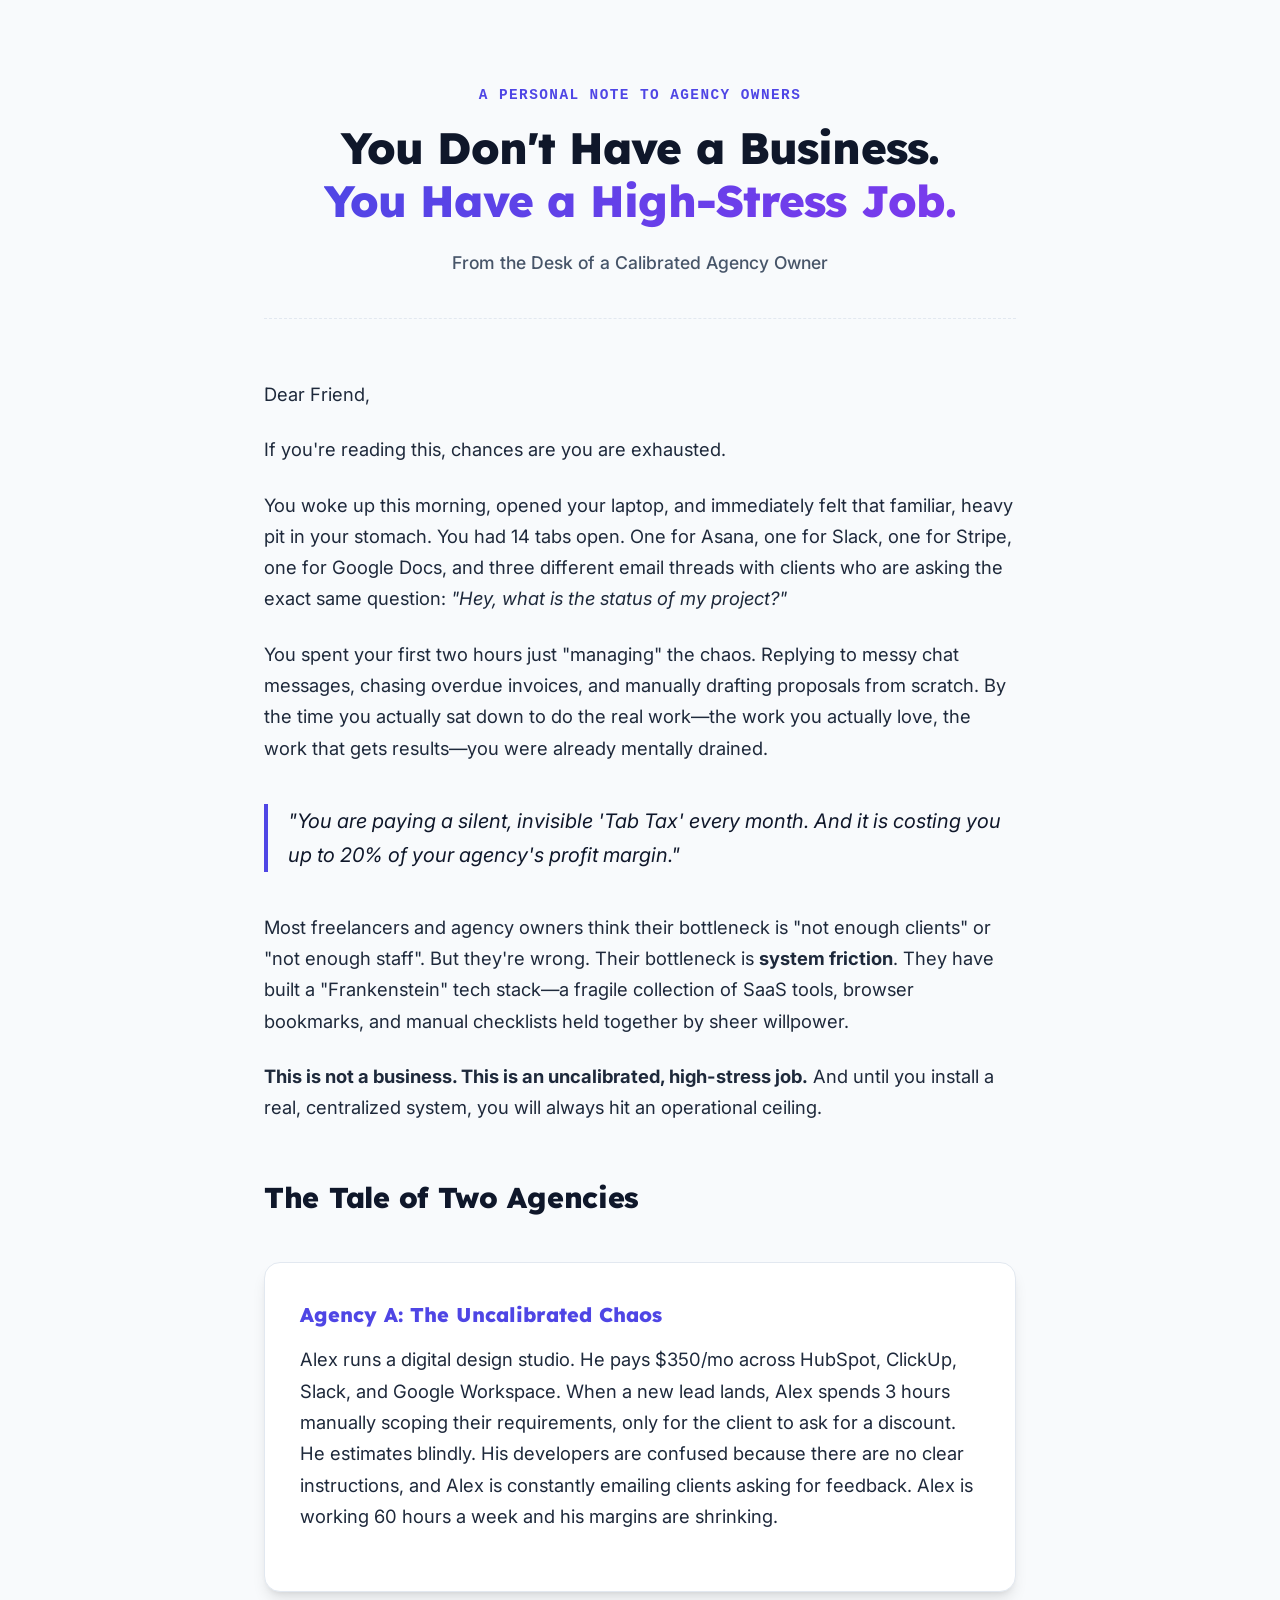
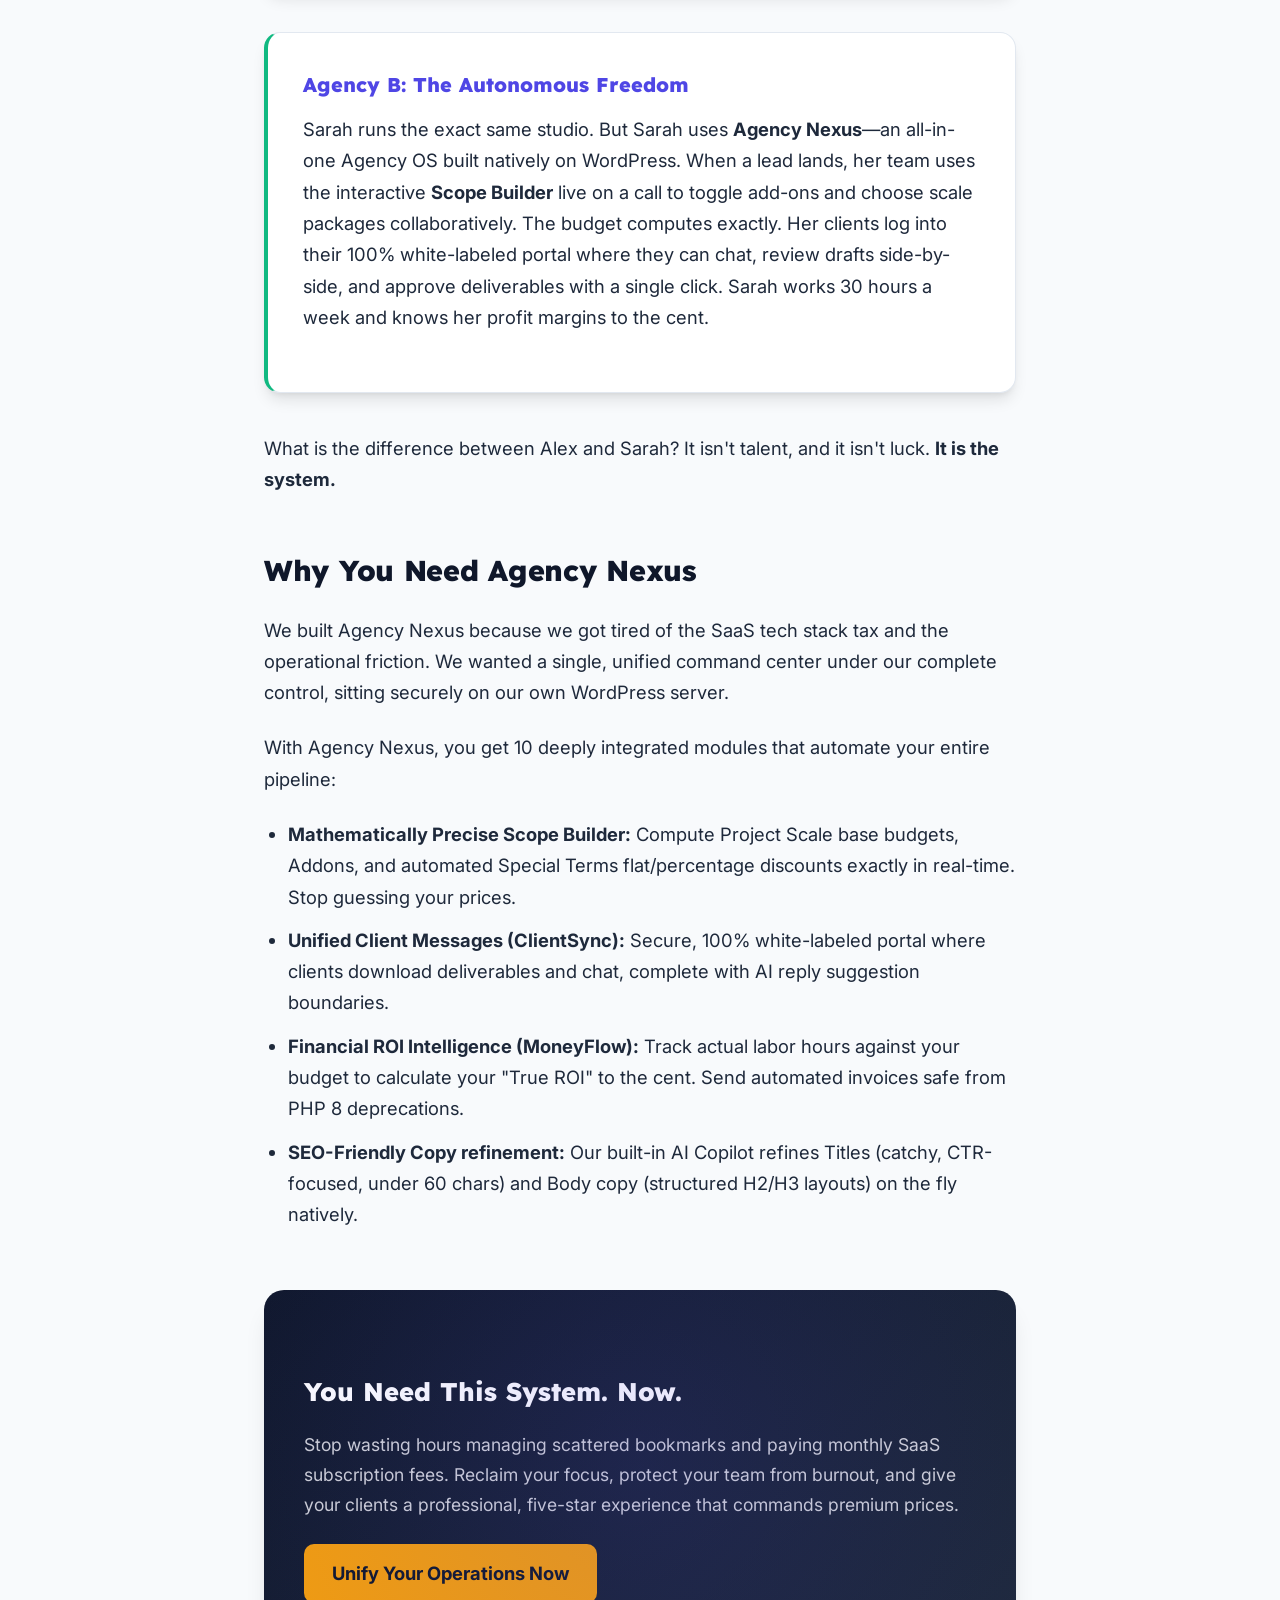
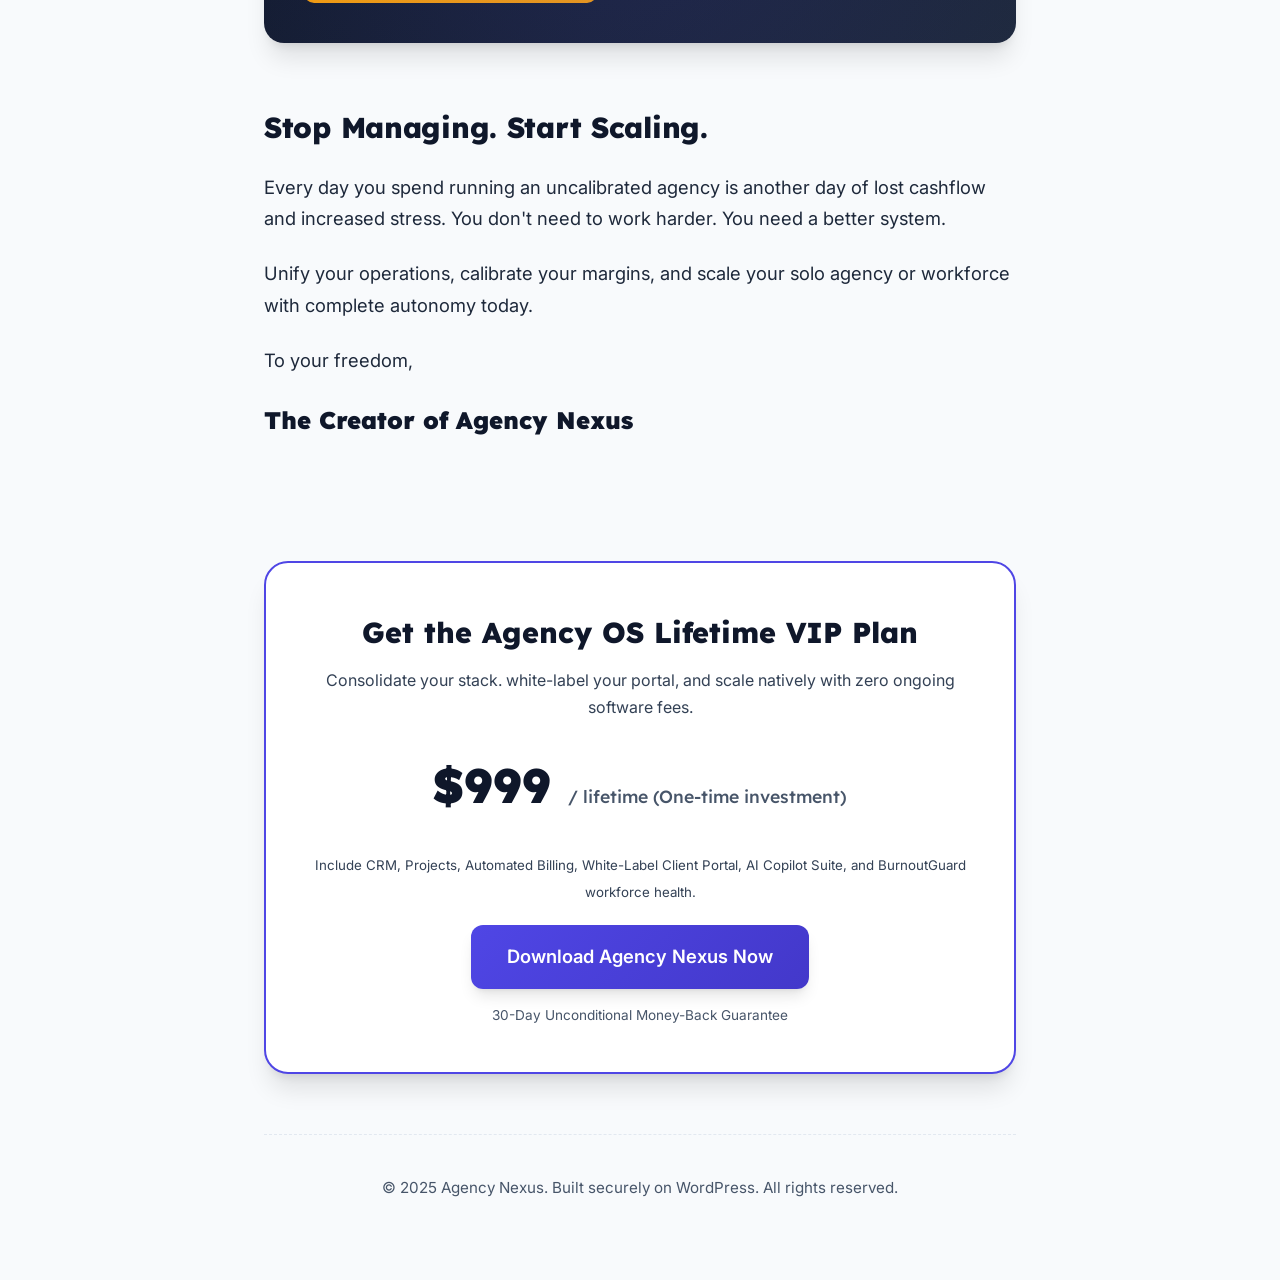
<file: sales-marketing/premium-salesletter.html>
<!DOCTYPE html>
<html lang="en">
<head>
    <meta charset="UTF-8">
    <meta name="viewport" content="width=device-width, initial-scale=1.0">
    <title>The Tale of Two Agencies: Uncalibrated Chaos vs Autonomous Freedom</title>
    <link href="https://fonts.googleapis.com/css2?family=Inter:wght@400;500;600;700&family=Lexend:wght@700;800;900&display=swap" rel="stylesheet">
    <style>
        :root {
            --slate-50: #f8fafc;
            --slate-100: #f1f5f9;
            --slate-200: #e2e8f0;
            --slate-300: #cbd5e1;
            --slate-600: #475569;
            --slate-700: #334155;
            --slate-800: #1e293b;
            --slate-900: #0f172a;
            --indigo-600: #4f46e5;
            --indigo-700: #4338ca;
            --amber-500: #f59e0b;
            --amber-600: #d97706;
            --emerald-500: #10b981;
            --rose-500: #f43f5e;
            --shadow-lg: 0 10px 15px -3px rgb(0 0 0 / 0.1), 0 4px 6px -4px rgb(0 0 0 / 0.1);
            --shadow-xl: 0 20px 25px -5px rgb(0 0 0 / 0.1), 0 8px 10px -6px rgb(0 0 0 / 0.1);
        }

        * {
            box-sizing: border-box;
            margin: 0;
            padding: 0;
        }

        html {
            scroll-behavior: smooth;
        }

        body {
            font-family: 'Inter', sans-serif;
            color: var(--slate-700);
            background-color: var(--slate-50);
            line-height: 1.7;
            -webkit-font-smoothing: antialiased;
        }

        h1, h2, h3, h4 {
            font-family: 'Lexend', sans-serif;
            color: var(--slate-900);
            font-weight: 800;
        }

        .container {
            max-width: 800px;
            margin: 0 auto;
            padding: 0 24px;
        }

        /* LETTER HEADER */
        .letter-header {
            padding: 80px 0 40px 0;
            text-align: center;
            border-bottom: 1px dashed var(--slate-200);
        }

        .date-badge {
            font-family: monospace;
            color: var(--indigo-600);
            font-size: 0.9rem;
            font-weight: 700;
            text-transform: uppercase;
            letter-spacing: 0.1em;
            margin-bottom: 15px;
            display: inline-block;
        }

        .letter-header h1 {
            font-size: 2.75rem;
            line-height: 1.2;
            letter-spacing: -0.02em;
            margin-bottom: 20px;
            color: var(--slate-900);
        }

        .letter-header h1 span {
            background: linear-gradient(135deg, var(--indigo-600), #7c3aed);
            -webkit-background-clip: text;
            -webkit-text-fill-color: transparent;
        }

        .letter-author {
            font-size: 1.1rem;
            color: var(--slate-600);
            font-weight: 500;
        }

        /* LETTER BODY */
        .letter-content {
            padding: 60px 0;
            font-size: 1.15rem;
            color: var(--slate-800);
        }

        .letter-content p {
            margin-bottom: 24px;
        }

        .letter-content blockquote {
            border-left: 4px solid var(--indigo-600);
            padding-left: 20px;
            margin: 40px 0;
            font-style: italic;
            font-size: 1.25rem;
            color: var(--slate-900);
        }

        .letter-content h2 {
            font-size: 1.8rem;
            margin: 50px 0 20px 0;
            color: var(--slate-900);
            letter-spacing: -0.01em;
        }

        .letter-content h3 {
            font-size: 1.4rem;
            margin: 40px 0 15px 0;
            color: var(--slate-800);
        }

        .letter-content ul, .letter-content ol {
            margin-left: 24px;
            margin-bottom: 24px;
        }

        .letter-content li {
            margin-bottom: 12px;
        }

        /* INTERACTIVE HIGHLIGHTS */
        .story-card {
            background-color: white;
            border: 1px solid var(--slate-200);
            border-radius: 16px;
            padding: 35px;
            margin: 40px 0;
            box-shadow: var(--shadow-lg);
        }

        .story-card h4 {
            font-size: 1.25rem;
            margin-bottom: 12px;
            color: var(--indigo-600);
        }

        .system-necessity-banner {
            background: linear-gradient(135deg, var(--slate-900), var(--slate-800));
            color: white;
            padding: 40px;
            border-radius: 20px;
            margin: 60px 0;
            box-shadow: var(--shadow-xl);
            position: relative;
            overflow: hidden;
        }

        .system-necessity-banner::before {
            content: '';
            position: absolute;
            top: -50%;
            left: -50%;
            width: 200%;
            height: 200%;
            background: radial-gradient(circle, rgba(79, 70, 229, 0.15) 0%, transparent 60%);
            pointer-events: none;
        }

        .system-necessity-banner h3 {
            color: white;
            font-size: 1.6rem;
            margin-bottom: 16px;
            font-family: 'Lexend', sans-serif;
            font-weight: 800;
        }

        .system-necessity-banner p {
            color: rgba(255, 255, 255, 0.8);
            font-size: 1.1rem;
            margin-bottom: 24px;
        }

        .btn-banner {
            background: var(--amber-500);
            color: var(--slate-900);
            padding: 14px 28px;
            border-radius: 10px;
            font-weight: 700;
            text-decoration: none;
            display: inline-block;
            transition: background 0.2s, transform 0.2s;
        }

        .btn-banner:hover {
            background: var(--amber-600);
            transform: translateY(-1px);
        }

        /* PRICING */
        .pricing-box {
            background: white;
            border: 2px solid var(--indigo-600);
            border-radius: 24px;
            padding: 45px;
            margin: 60px 0;
            box-shadow: var(--shadow-xl);
            text-align: center;
        }

        .pricing-box h3 {
            font-size: 1.8rem;
            margin-bottom: 10px;
            color: var(--slate-900);
        }

        .pricing-price {
            font-size: 3rem;
            font-weight: 900;
            color: var(--slate-900);
            margin: 24px 0;
            font-family: 'Lexend', sans-serif;
        }

        .pricing-price span {
            font-size: 1.1rem;
            font-weight: 500;
            color: var(--slate-600);
        }

        .btn-pricing {
            background: linear-gradient(135deg, var(--indigo-600), var(--indigo-700));
            color: white;
            padding: 16px 36px;
            border-radius: 12px;
            font-size: 1.15rem;
            font-weight: 600;
            text-decoration: none;
            box-shadow: var(--shadow-lg);
            display: inline-block;
            transition: transform 0.2s, box-shadow 0.2s;
            margin-top: 20px;
        }

        .btn-pricing:hover {
            transform: translateY(-2px);
            box-shadow: var(--shadow-xl);
            color: white;
        }

        /* LETTER FOOTER */
        .letter-footer {
            text-align: center;
            padding: 40px 0 80px 0;
            border-top: 1px dashed var(--slate-200);
            color: var(--slate-600);
            font-size: 0.95rem;
        }

        .signature {
            font-family: 'Lexend', sans-serif;
            font-weight: 900;
            color: var(--slate-900);
            font-size: 1.5rem;
            margin-top: 20px;
        }
    </style>
</head>
<body>

    <div class="container">
        <!-- LETTER HEADER -->
        <div class="letter-header">
            <span class="date-badge">A Personal Note to Agency Owners</span>
            <h1>You Don't Have a Business.<br><span>You Have a High-Stress Job.</span></h1>
            <div class="letter-author">From the Desk of a Calibrated Agency Owner</div>
        </div>

        <!-- LETTER CONTENT -->
        <div class="letter-content">
            <p>Dear Friend,</p>

            <p>If you're reading this, chances are you are exhausted.</p>

            <p>You woke up this morning, opened your laptop, and immediately felt that familiar, heavy pit in your stomach. You had 14 tabs open. One for Asana, one for Slack, one for Stripe, one for Google Docs, and three different email threads with clients who are asking the exact same question: <em>"Hey, what is the status of my project?"</em></p>

            <p>You spent your first two hours just "managing" the chaos. Replying to messy chat messages, chasing overdue invoices, and manually drafting proposals from scratch. By the time you actually sat down to do the real work—the work you actually love, the work that gets results—you were already mentally drained.</p>

            <blockquote>
                "You are paying a silent, invisible 'Tab Tax' every month. And it is costing you up to 20% of your agency's profit margin."
            </blockquote>

            <p>Most freelancers and agency owners think their bottleneck is "not enough clients" or "not enough staff". But they're wrong. Their bottleneck is <strong>system friction</strong>. They have built a "Frankenstein" tech stack—a fragile collection of SaaS tools, browser bookmarks, and manual checklists held together by sheer willpower.</p>

            <p><strong>This is not a business. This is an uncalibrated, high-stress job.</strong> And until you install a real, centralized system, you will always hit an operational ceiling.</p>

            <h2>The Tale of Two Agencies</h2>

            <div class="story-card">
                <h4>Agency A: The Uncalibrated Chaos</h4>
                <p>Alex runs a digital design studio. He pays $350/mo across HubSpot, ClickUp, Slack, and Google Workspace. When a new lead lands, Alex spends 3 hours manually scoping their requirements, only for the client to ask for a discount. He estimates blindly. His developers are confused because there are no clear instructions, and Alex is constantly emailing clients asking for feedback. Alex is working 60 hours a week and his margins are shrinking.</p>
            </div>

            <div class="story-card" style="border-left: 4px solid var(--emerald-500);">
                <h4>Agency B: The Autonomous Freedom</h4>
                <p>Sarah runs the exact same studio. But Sarah uses <strong>Agency Nexus</strong>—an all-in-one Agency OS built natively on WordPress. When a lead lands, her team uses the interactive <strong>Scope Builder</strong> live on a call to toggle add-ons and choose scale packages collaboratively. The budget computes exactly. Her clients log into their 100% white-labeled portal where they can chat, review drafts side-by-side, and approve deliverables with a single click. Sarah works 30 hours a week and knows her profit margins to the cent.</p>
            </div>

            <p>What is the difference between Alex and Sarah? It isn't talent, and it isn't luck. <strong>It is the system.</strong></p>

            <h2>Why You Need Agency Nexus</h2>

            <p>We built Agency Nexus because we got tired of the SaaS tech stack tax and the operational friction. We wanted a single, unified command center under our complete control, sitting securely on our own WordPress server.</p>

            <p>With Agency Nexus, you get 10 deeply integrated modules that automate your entire pipeline:</p>

            <ul>
                <li><strong>Mathematically Precise Scope Builder:</strong> Compute Project Scale base budgets, Addons, and automated Special Terms flat/percentage discounts exactly in real-time. Stop guessing your prices.</li>
                <li><strong>Unified Client Messages (ClientSync):</strong> Secure, 100% white-labeled portal where clients download deliverables and chat, complete with AI reply suggestion boundaries.</li>
                <li><strong>Financial ROI Intelligence (MoneyFlow):</strong> Track actual labor hours against your budget to calculate your "True ROI" to the cent. Send automated invoices safe from PHP 8 deprecations.</li>
                <li><strong>SEO-Friendly Copy refinement:</strong> Our built-in AI Copilot refines Titles (catchy, CTR-focused, under 60 chars) and Body copy (structured H2/H3 layouts) on the fly natively.</li>
            </ul>

            <div class="system-necessity-banner">
                <h3>You Need This System. Now.</h3>
                <p>Stop wasting hours managing scattered bookmarks and paying monthly SaaS subscription fees. Reclaim your focus, protect your team from burnout, and give your clients a professional, five-star experience that commands premium prices.</p>
                <a href="#pricing" class="btn-banner">Unify Your Operations Now</a>
            </div>

            <h2>Stop Managing. Start Scaling.</h2>

            <p>Every day you spend running an uncalibrated agency is another day of lost cashflow and increased stress. You don't need to work harder. You need a better system.</p>

            <p>Unify your operations, calibrate your margins, and scale your solo agency or workforce with complete autonomy today.</p>

            <p>To your freedom,</p>

            <div class="signature">The Creator of Agency Nexus</div>
        </div>

        <!-- PRICING BOX -->
        <div id="pricing" class="pricing-box">
            <h3>Get the Agency OS Lifetime VIP Plan</h3>
            <p>Consolidate your stack. white-label your portal, and scale natively with zero ongoing software fees.</p>
            <div class="pricing-price">$999 <span>/ lifetime (One-time investment)</span></div>
            <p><small>Include CRM, Projects, Automated Billing, White-Label Client Portal, AI Copilot Suite, and BurnoutGuard workforce health.</small></p>
            <a href="#" class="btn-pricing">Download Agency Nexus Now</a>
            <p style="margin-top:15px; font-size:0.85rem; color:var(--slate-600);">30-Day Unconditional Money-Back Guarantee</p>
        </div>

        <!-- LETTER FOOTER -->
        <div class="letter-footer">
            <p>&copy; 2025 Agency Nexus. Built securely on WordPress. All rights reserved.</p>
        </div>
    </div>

</body>
</html>
</file>
